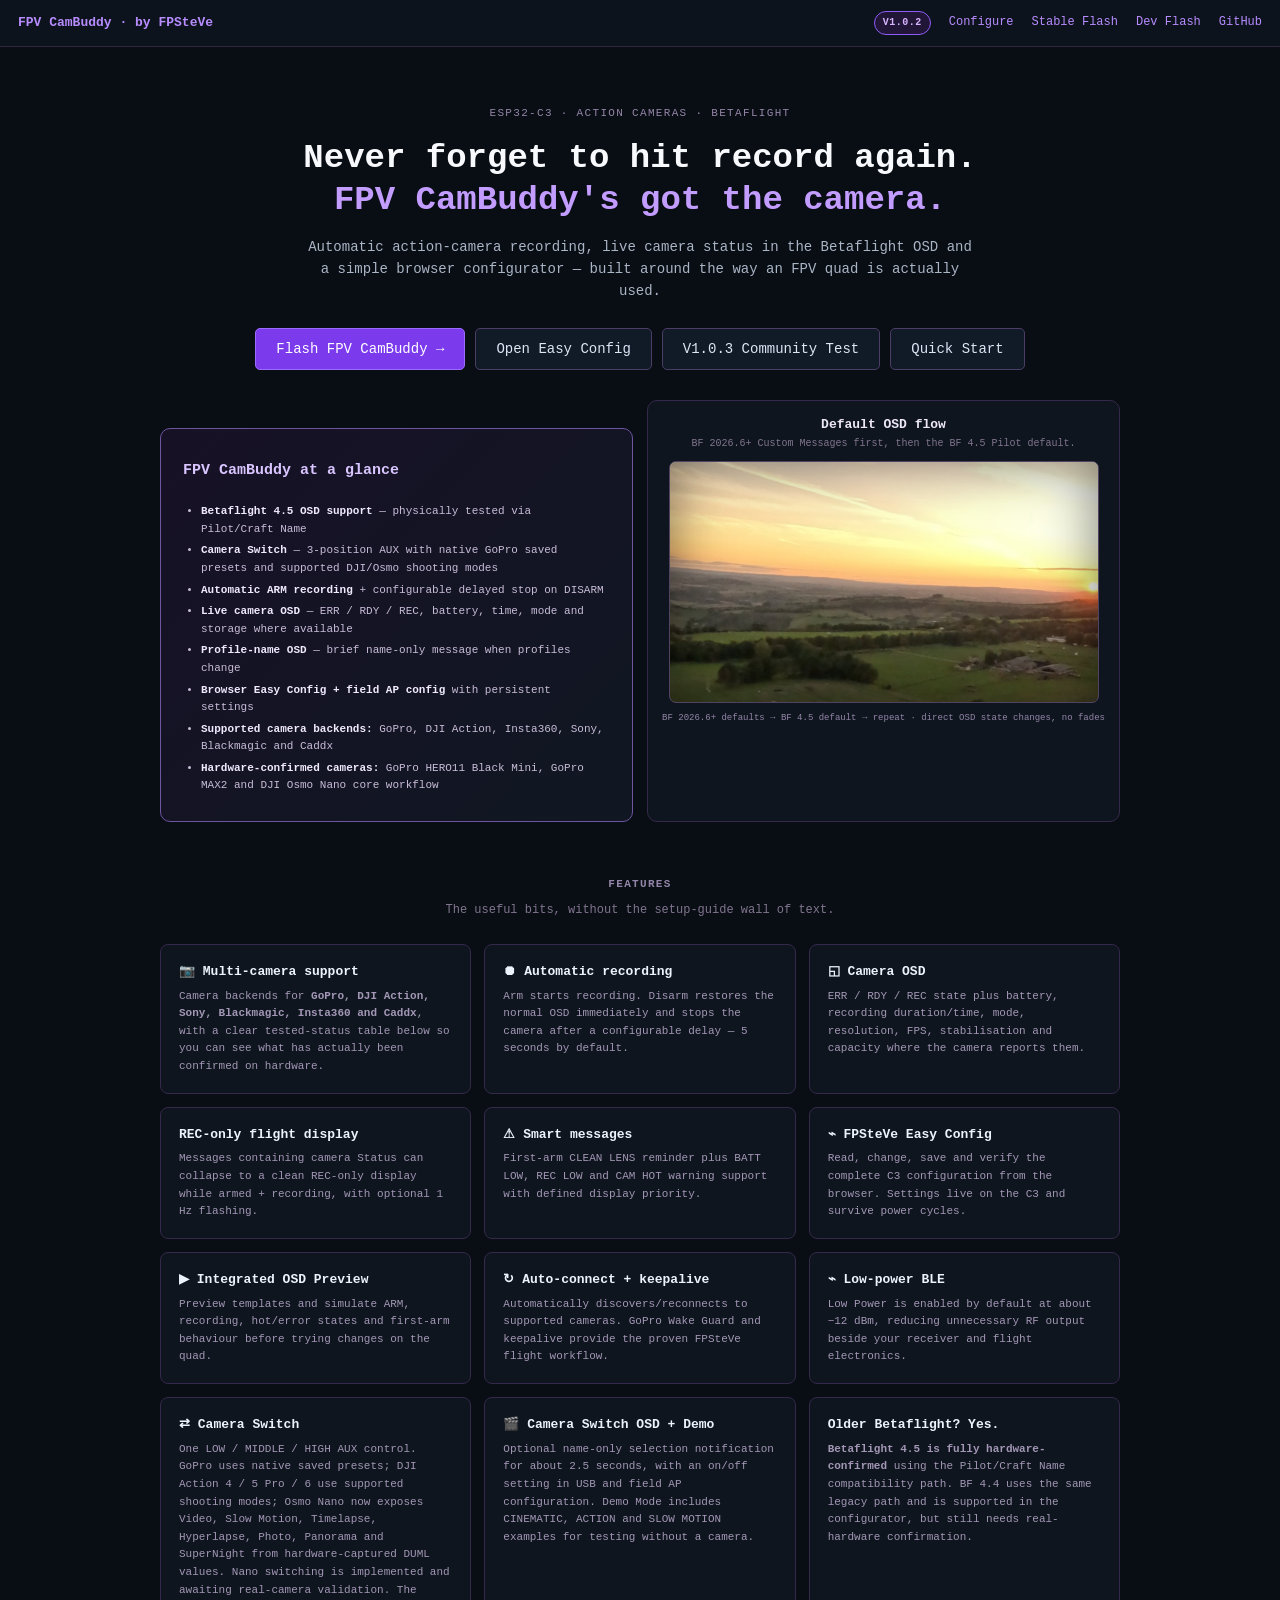
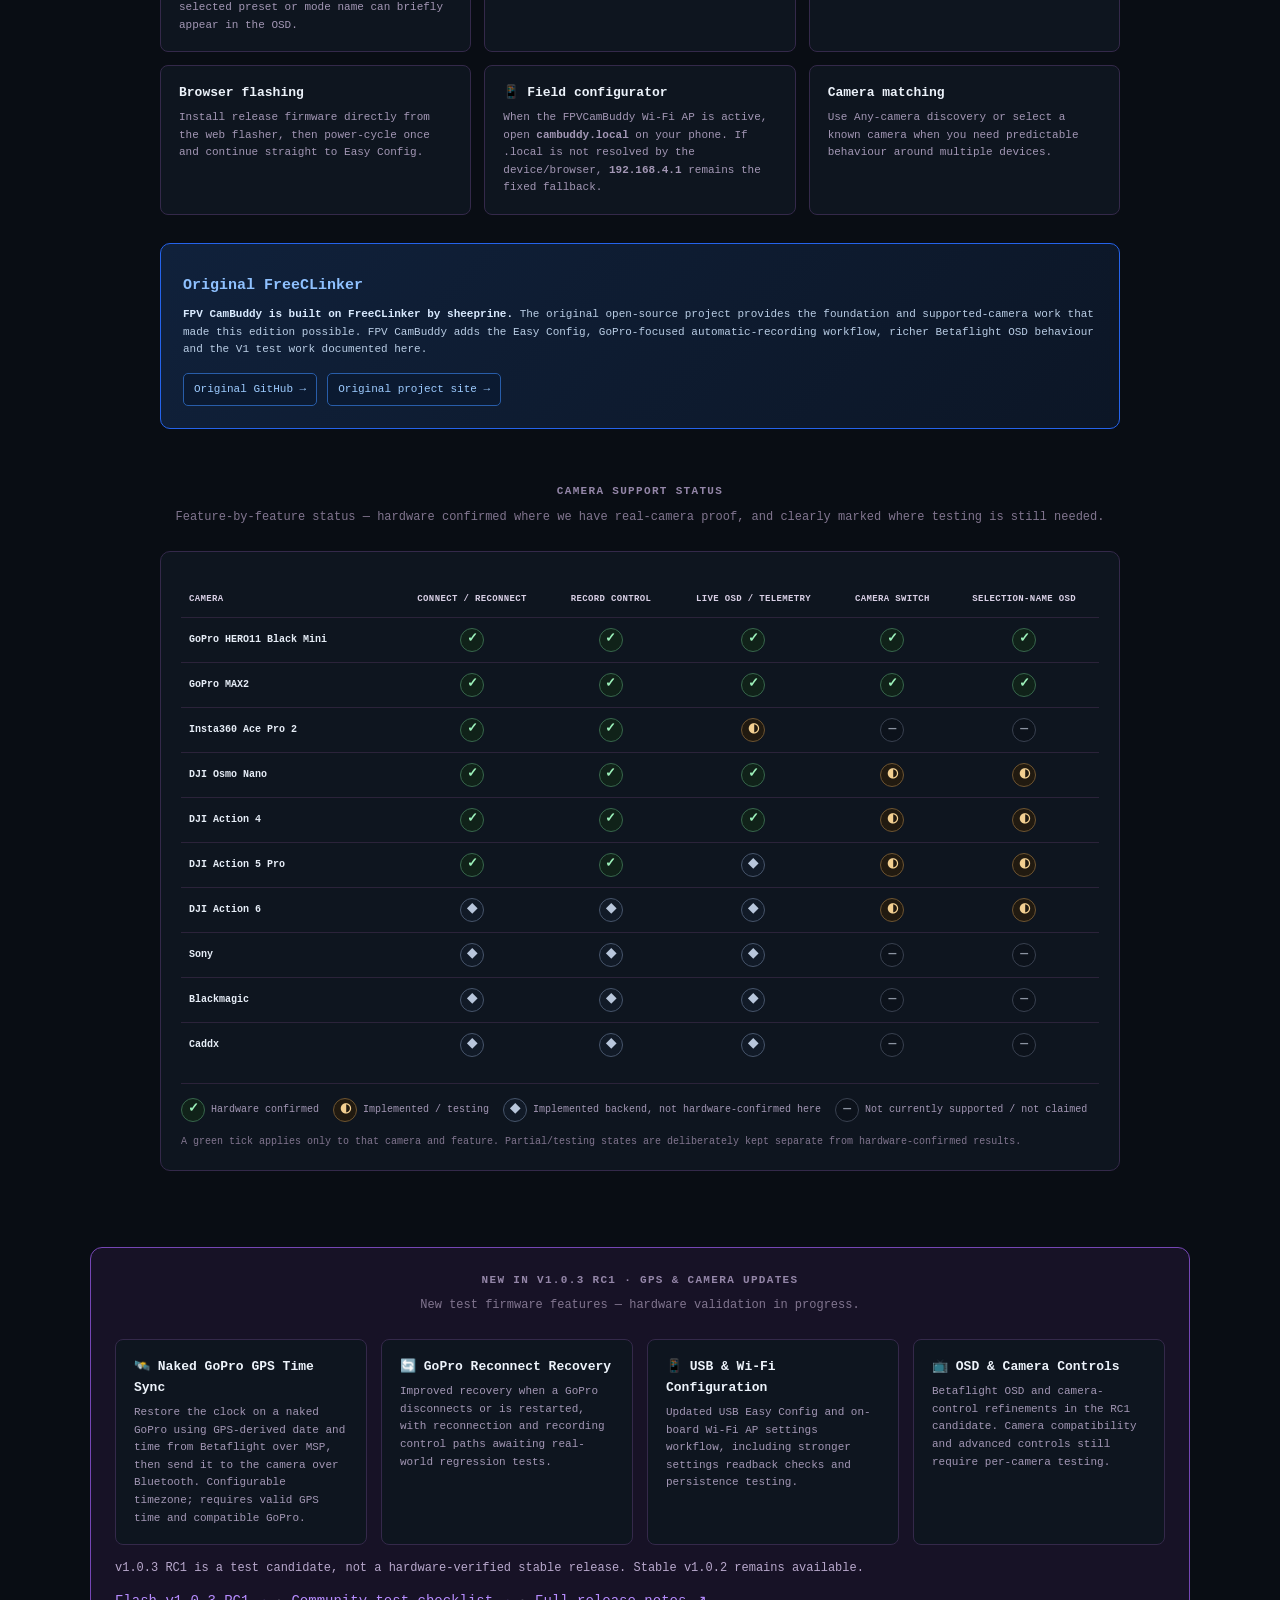
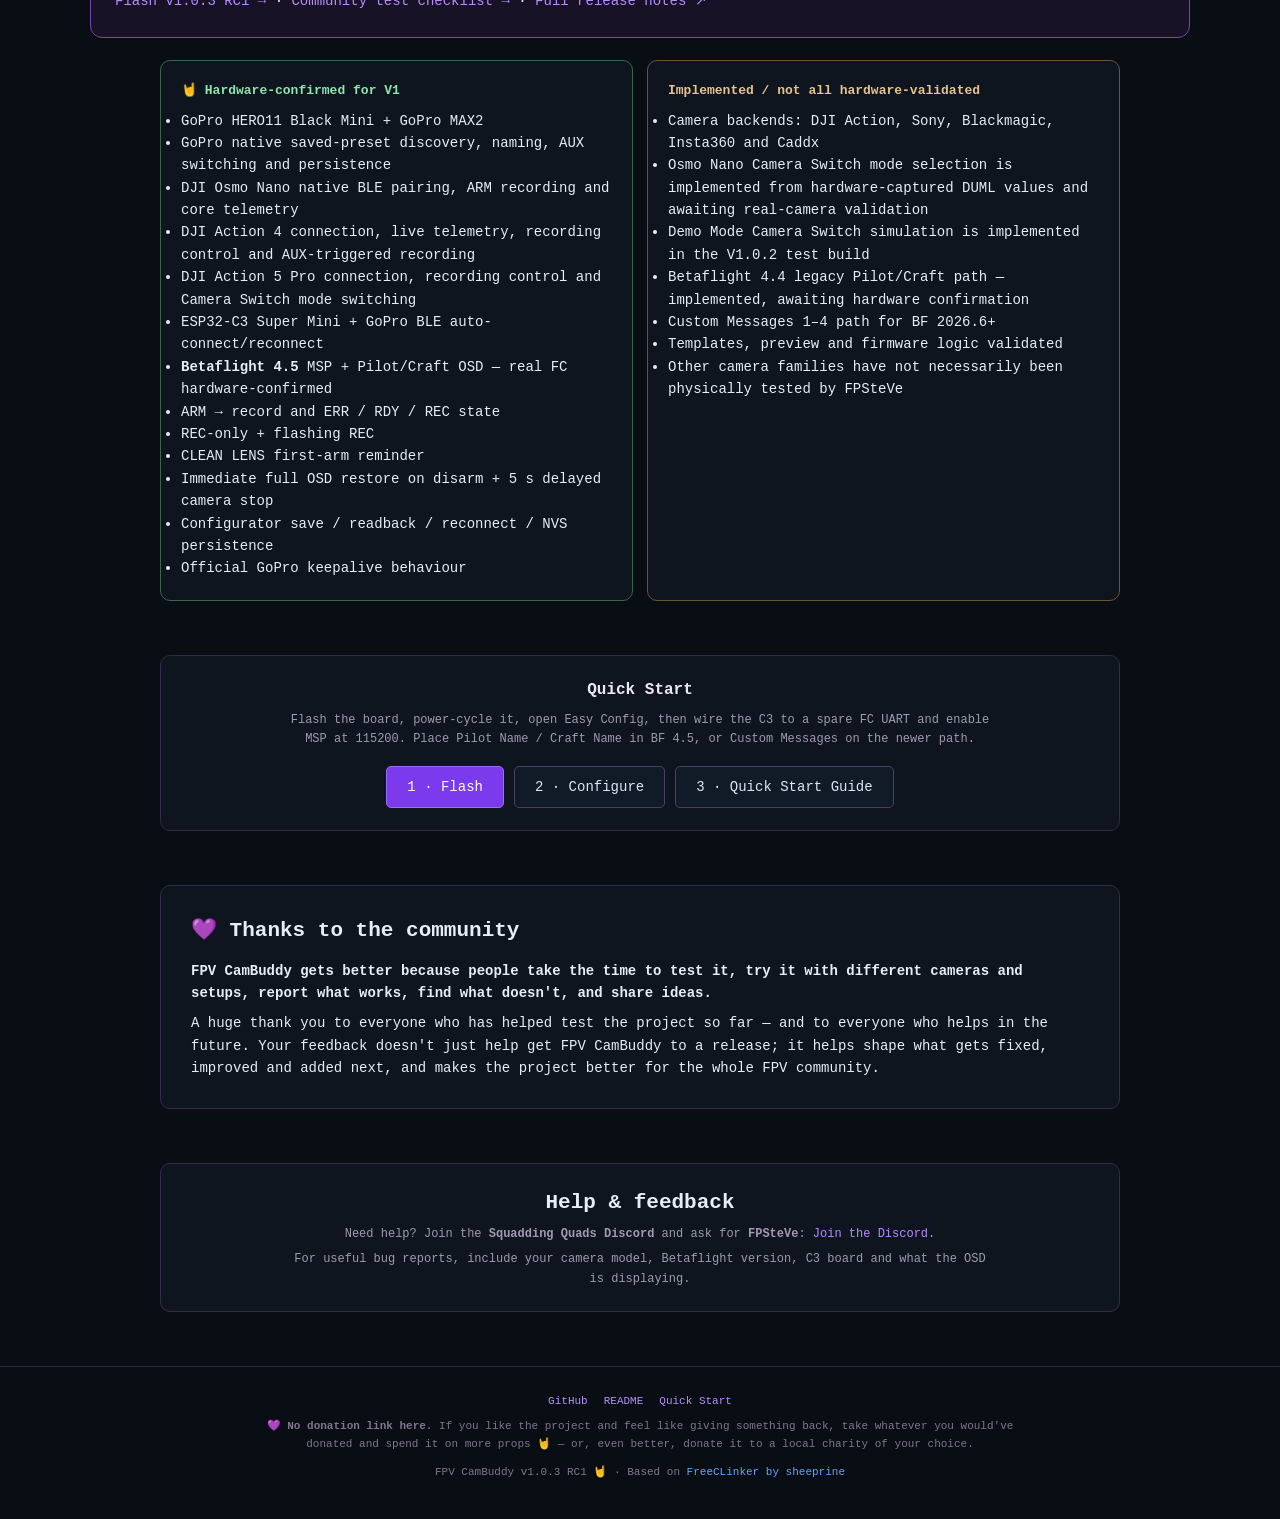
<file: web/index.html>
<!DOCTYPE html>
<html lang="en"><head><meta charset="UTF-8"><meta name="viewport" content="width=device-width,initial-scale=1.0"><title>FPV CamBuddy · by FPSteVe</title><meta name="description" content="FPV CamBuddy · by FPSteVe — automatic action-camera recording, Betaflight camera OSD and simple browser configuration for ESP32-C3."><style>
*{box-sizing:border-box;margin:0;padding:0}body{background:#090d14;color:#e6edf7;font:14px/1.6 'Courier New',monospace;min-height:100dvh}a{color:#b78cff;text-decoration:none}a:hover{text-decoration:underline}.original-link{color:#60a5fa!important}header{display:flex;align-items:center;gap:18px;padding:11px 18px;background:#0d131d;border-bottom:1px solid #302642;position:sticky;top:0;z-index:5}.brand{font-size:13px;font-weight:bold;color:#b78cff;margin-right:auto}header a{font-size:12px}.hero{max-width:820px;margin:auto;padding:58px 20px 30px;text-align:center}.kicker,.section-head h2{font-size:11px;letter-spacing:.12em;text-transform:uppercase;color:#9486a8}.hero h1{font-size:34px;line-height:1.25;margin:14px 0;color:#f7f9fc}.hero h1 span{color:#c29cff}.hero h1 .edition{font-size:33px;font-style:italic}.tagline{color:#aab5c5;max-width:670px;margin:0 auto 25px}.cta-row{display:flex;justify-content:center;gap:10px;flex-wrap:wrap}.btn{display:inline-block;padding:9px 20px;border:1px solid #4c3d67;border-radius:5px;background:#111a27;color:#dce6f5}.btn:hover{background:#201a31;text-decoration:none}.btn.primary{background:#7c3aed;border-color:#9b6cff;color:white}section{max-width:1000px;margin:auto;padding:0 20px 54px}.section-head{text-align:center;margin-bottom:24px}.section-head p{font-size:12px;color:#81758f;margin-top:7px}.panel{background:#0e151f;border:1px solid #34294a;border-radius:10px}.intro-row{display:grid;grid-template-columns:1fr 1fr;gap:14px;align-items:stretch}.credit{background:linear-gradient(135deg,#10213b,#0c1626);border:1px solid #2563eb;border-radius:10px;margin-top:28px;padding:30px 22px 22px;color:#b9cde5;font-size:11px;display:flex;flex-direction:column;justify-content:center}.credit h2{font-size:15px;color:#8fc1ff;margin-bottom:8px}.credit strong{color:#d9eaff}.credit-links{margin-top:14px;display:flex;gap:10px;flex-wrap:wrap}.credit-links a{display:inline-block;padding:7px 10px;border:1px solid #285da9;border-radius:5px;color:#9dcbff!important;background:#0b1a31}.demo-box{background:#0e151f;border:1px solid #34294a;border-radius:10px;padding:14px}.demo-title{text-align:center;margin-bottom:9px}.demo-title h2{font-size:13px;color:#eee7f8}.demo-title p{font-size:10px;color:#81758f}.osd-screen{position:relative;max-width:430px;aspect-ratio:16/9;margin:auto;overflow:hidden;border-radius:7px;border:1px solid #504260;background:#05080d url('osd-preview-bg.jpg') center/cover no-repeat;box-shadow:inset 0 0 55px #0008}.osd-label{position:absolute;left:4%;right:4%;font:700 clamp(13px,1.25vw,18px) 'Courier New',monospace;color:#fff;text-shadow:2px 2px 2px #000,-1px -1px 2px #000;white-space:pre}.pos1,.pilot{top:10%}.pos2{top:22%}.pos3{bottom:22%}.pos4{bottom:10%}.demo-state{position:absolute;inset:0;visibility:hidden;animation:demo 42s steps(1,end) infinite}.d1{animation-delay:0s}.d2{animation-delay:3s}.d3{animation-delay:6s}.d4{animation-delay:9s}.d5{animation-delay:12s}.d6{animation-delay:15s}.d7{animation-delay:18s}.d8{animation-delay:21s}.d9{animation-delay:24s}.d10{animation-delay:27s}.d11{animation-delay:30s}.d12{animation-delay:33s}.d13{animation-delay:36s}.d14{animation-delay:39s}.rec-flash{animation:blink 1s steps(1,end) infinite}.demo-note{position:absolute;left:50%;top:50%;transform:translate(-50%,-50%);padding:7px 11px;background:rgba(7,10,16,.84);border:1px solid #6d55a0;border-radius:5px;color:#c4b5fd;font-size:clamp(12px,1.35vw,14px);font-weight:700;width:max-content;max-width:82%;white-space:normal;overflow-wrap:anywhere;line-height:1.25;text-align:center}.demo-mode{position:absolute;right:3%;top:3%;padding:3px 6px;background:rgba(7,10,16,.76);border:1px solid #4c3d67;border-radius:4px;color:#c4b5fd;font-size:9px;font-weight:700}.demo-caption{text-align:center;color:#9486a8;font-size:9px;margin-top:8px}@keyframes demo{0%,7.13%{visibility:visible}7.14%,100%{visibility:hidden}}@keyframes blink{50%{visibility:hidden}}.grid{display:grid;grid-template-columns:repeat(3,1fr);gap:13px}.card{background:#0e151f;border:1px solid #34294a;border-radius:8px;padding:17px 18px}.card h3{font-size:13px;color:#edf3fb;margin-bottom:5px}.card p,.card li{font-size:11px;color:#a397b5}.card ul{padding-left:16px}.wide-grid{display:grid;grid-template-columns:1fr 1fr;gap:14px}.status{padding:20px}.status h3{font-size:13px;margin-bottom:8px}.tested{border-color:#37664c}.expected{border-color:#6d5431}.tested h3{color:#8ee5ae}.expected h3{color:#e5c38e}.support-matrix-wrap{overflow-x:auto;margin-top:10px}.support-matrix{width:100%;min-width:820px;border-collapse:collapse;font-size:10px}.support-matrix th,.support-matrix td{padding:10px 8px;border-bottom:1px solid #2b233a;text-align:center;vertical-align:middle}.support-matrix th{color:#d9d0e6;font-size:9px;text-transform:uppercase;letter-spacing:.04em;white-space:nowrap}.support-matrix th:first-child,.support-matrix td:first-child{text-align:left;min-width:170px}.support-matrix tr:last-child td{border-bottom:0}.support-mark{display:inline-flex;width:24px;height:24px;align-items:center;justify-content:center;border-radius:50%;font-weight:700;font-size:13px}.support-mark.ok{color:#9cf0ba;border:1px solid #37664c;background:#102219}.support-mark.test{color:#f2cf91;border:1px solid #6d5431;background:#211a10}.support-mark.impl{color:#b8c6db;border:1px solid #46546a;background:#111a27}.support-mark.no{color:#8b93a1;border:1px solid #394150;background:#0c121b}.support-key{display:flex;gap:14px;flex-wrap:wrap;margin-top:16px;padding-top:14px;border-top:1px solid #2b233a;color:#a397b5;font-size:10px}.support-key span{display:flex;align-items:center;gap:6px}.support-note{margin-top:12px;color:#81758f;font-size:10px}.quick-features{background:linear-gradient(135deg,#171126,#101722);border-color:#6d55a0}.quick-features h2{color:#d9c5ff}.quick-features ul{margin:8px 0 0;padding-left:18px;color:#c9bdd8;font-size:11px}.quick-features li{margin:4px 0}.quick-features strong{color:#f1eaff}.badge{display:inline-block;padding:2px 7px;border-radius:999px;font-size:9px;font-weight:bold;white-space:nowrap}.badge.ok{color:#9cf0ba;border:1px solid #37664c;background:#102219}.badge.test{color:#f2cf91;border:1px solid #6d5431;background:#211a10}.badge.impl{color:#b8c6db;border:1px solid #46546a;background:#111a27}.bf-callout{margin-top:14px;padding:22px;border:1px solid #6d55a0;border-radius:10px;background:linear-gradient(135deg,#171126,#101722);text-align:center}.bf-callout h3{color:#d9c5ff;font-size:17px;margin-bottom:7px}.bf-callout p{color:#b5a9c5;font-size:12px;max-width:800px;margin:auto}.bf-callout strong{color:#f1eaff}.quick{padding:22px;text-align:center}.quick h2{font-size:16px;margin-bottom:8px;color:#eee7f8}.quick p{max-width:720px;margin:0 auto 16px;color:#a397b5;font-size:12px}.community-thanks{padding:28px 30px}.community-thanks h2{margin-bottom:12px}.community-thanks p{margin-top:8px;max-width:900px}.help{text-align:center;padding:22px}.help p{color:#a397b5;font-size:12px;max-width:700px;margin:6px auto 0}footer{border-top:1px solid #302642;padding:26px 20px 38px;text-align:center;font-size:11px;color:#81758f}.foot-links{margin-bottom:8px;display:flex;justify-content:center;gap:16px;flex-wrap:wrap}@media(max-width:760px){header{flex-wrap:wrap}.brand{width:100%}.intro-row,.wide-grid{grid-template-columns:1fr}.grid{grid-template-columns:1fr 1fr}.osd-screen{max-width:480px}.support-table,.support-table tbody,.support-table tr,.support-table td{display:block;width:100%}.support-table thead{display:none}.support-table tr{padding:12px 0;border-bottom:1px solid #2b233a}.support-table tr:last-child{border-bottom:0}.support-table td{border:0;padding:4px 10px}.support-table td:first-child{font-size:13px;color:#edf3fb}.support-table td:nth-child(2){padding-top:2px;padding-bottom:7px}.support-table td:nth-child(3){color:#a397b5;overflow-wrap:anywhere}.panel.status{overflow:hidden}}@media(max-width:500px){.grid{grid-template-columns:1fr}.hero h1{font-size:28px}.hero h1 .edition{font-size:27px}.demo-note{max-width:88%}.support-table td{padding-left:6px;padding-right:6px}}
.version-badge{display:inline-block;padding:3px 8px;border:1px solid #8e5cf6;border-radius:999px;background:#211638;color:#d8b4fe;font-size:10px;font-weight:800;letter-spacing:.05em;white-space:nowrap}</style></head><body>
<header><span class="brand">FPV CamBuddy · by FPSteVe</span><span class="version-badge">V1.0.2</span><a href="config.html">Configure</a><a href="flash.html">Stable Flash</a><a href="dev/flash.html">Dev Flash</a><a href="https://github.com/alfonsogordon/FPV-CamBuddy" target="_blank">GitHub</a></header>
<div class="hero"><div class="kicker">ESP32-C3 · Action Cameras · Betaflight</div><h1>Never forget to hit record again.<br><span>FPV CamBuddy's got the camera.</span></h1><p class="tagline">Automatic action-camera recording, live camera status in the Betaflight OSD and a simple browser configurator — built around the way an FPV quad is actually used.</p><div class="cta-row"><a class="btn primary" href="flash.html">Flash FPV CamBuddy →</a><a class="btn" href="config.html">Open Easy Config</a><a class="btn" href="community-test.html">V1.0.3 Community Test</a><a class="btn" href="https://github.com/alfonsogordon/FPV-CamBuddy/blob/main/QUICKSTART.md" target="_blank">Quick Start</a></div></div>
<section><div class="intro-row"><div class="credit quick-features"><h2>FPV CamBuddy at a glance</h2><ul><li><strong>Betaflight 4.5 OSD support</strong> — physically tested via Pilot/Craft Name</li><li><strong>Camera Switch</strong> — 3-position AUX with native GoPro saved presets and supported DJI/Osmo shooting modes</li><li><strong>Automatic ARM recording</strong> + configurable delayed stop on DISARM</li><li><strong>Live camera OSD</strong> — ERR / RDY / REC, battery, time, mode and storage where available</li><li><strong>Profile-name OSD</strong> — brief name-only message when profiles change</li><li><strong>Browser Easy Config + field AP config</strong> with persistent settings</li><li><strong>Supported camera backends:</strong> GoPro, DJI Action, Insta360, Sony, Blackmagic and Caddx</li><li><strong>Hardware-confirmed cameras:</strong> GoPro HERO11 Black Mini, GoPro MAX2 and DJI Osmo Nano core workflow</li></ul></div><div class="demo-box"><div class="demo-title"><h2>Default OSD flow</h2><p>BF 2026.6+ Custom Messages first, then the BF 4.5 Pilot default.</p></div><div class="osd-screen">
<div class="demo-state d1"><span class="demo-mode">BF 2026.6+</span><span class="osd-label pos2">ERR</span><span class="demo-note">Camera unavailable / connecting</span></div>
<div class="demo-state d2"><span class="demo-mode">BF 2026.6+</span><span class="osd-label pos1">B:69</span><span class="osd-label pos2">RDY 00:00</span><span class="osd-label pos3">VIDEO 4K 60 HS</span><span class="osd-label pos4">T:45m 128GB</span></div>
<div class="demo-state d3"><span class="demo-mode">BF 2026.6+</span><span class="osd-label pos1">B:69</span><span class="osd-label pos2">CLEAN LENS</span><span class="osd-label pos3">VIDEO 4K 60 HS</span><span class="osd-label pos4">T:45m 128GB</span><span class="demo-note">First-arm reminder · 1 second</span></div>
<div class="demo-state d4"><span class="demo-mode">BF 2026.6+</span><span class="osd-label pos1">B:69</span><span class="osd-label pos2 rec-flash">REC</span><span class="osd-label pos3">VIDEO 4K 60 HS</span><span class="osd-label pos4">T:45m 128GB</span><span class="demo-note">ARMED + RECORDING · REC-only</span></div>
<div class="demo-state d5"><span class="demo-mode">BF 2026.6+</span><span class="osd-label pos1">B:68</span><span class="osd-label pos2">REC 00:12</span><span class="osd-label pos3">VIDEO 4K 60 HS</span><span class="osd-label pos4">T:44m 128GB</span><span class="demo-note">DISARMED · full OSD returns · camera stops after 5s</span></div>
<div class="demo-state d6"><span class="demo-mode">BF 2026.6+</span><span class="osd-label pos1">B:68</span><span class="osd-label pos2">CINEMATIC</span><span class="osd-label pos3">VIDEO 4K 60 HS</span><span class="osd-label pos4">T:44m 128GB</span><span class="demo-note">PROFILE SWITCH · name shown for 2.5s</span></div>
<div class="demo-state d13"><span class="demo-mode">BF 2026.6+</span><span class="osd-label pos1">B:68</span><span class="osd-label pos2">RDY 00:00</span><span class="osd-label pos3">VIDEO 4K 60 HS</span><span class="osd-label pos4">T:44m 128GB</span></div>
<div class="demo-state d7"><span class="demo-mode">BF 4.5</span><span class="osd-label pilot">ERR</span><span class="demo-note">Camera unavailable / connecting</span></div>
<div class="demo-state d8"><span class="demo-mode">BF 4.5</span><span class="osd-label pilot">RDY B:69 T:45m</span></div>
<div class="demo-state d9"><span class="demo-mode">BF 4.5</span><span class="osd-label pilot">CLEAN LENS</span><span class="demo-note">First-arm reminder · 1 second</span></div>
<div class="demo-state d10"><span class="demo-mode">BF 4.5</span><span class="osd-label pilot rec-flash">REC</span><span class="demo-note">ARMED + RECORDING · REC-only</span></div>
<div class="demo-state d11"><span class="demo-mode">BF 4.5</span><span class="osd-label pilot">REC B:68 T:44m</span><span class="demo-note">DISARMED · full Pilot line returns · camera stops after 5s</span></div>
<div class="demo-state d12"><span class="demo-mode">BF 4.5</span><span class="osd-label pilot">SLOW MO</span><span class="demo-note">PROFILE SWITCH · name shown for 2.5s</span></div>
<div class="demo-state d14"><span class="demo-mode">BF 4.5</span><span class="osd-label pilot">RDY B:68 T:44m</span></div>
</div><div class="demo-caption">BF 2026.6+ defaults → BF 4.5 default → repeat · direct OSD state changes, no fades</div></div></div></section>
<section><div class="section-head"><h2>Features</h2><p>The useful bits, without the setup-guide wall of text.</p></div><div class="grid">
<div class="card"><h3>📷 Multi-camera support</h3><p>Camera backends for <strong>GoPro, DJI Action, Sony, Blackmagic, Insta360 and Caddx</strong>, with a clear tested-status table below so you can see what has actually been confirmed on hardware.</p></div><div class="card"><h3>⏺ Automatic recording</h3><p>Arm starts recording. Disarm restores the normal OSD immediately and stops the camera after a configurable delay — 5 seconds by default.</p></div><div class="card"><h3>◱ Camera OSD</h3><p>ERR / RDY / REC state plus battery, recording duration/time, mode, resolution, FPS, stabilisation and capacity where the camera reports them.</p></div><div class="card"><h3>REC-only flight display</h3><p>Messages containing camera Status can collapse to a clean REC-only display while armed + recording, with optional 1 Hz flashing.</p></div><div class="card"><h3>⚠ Smart messages</h3><p>First-arm CLEAN LENS reminder plus BATT LOW, REC LOW and CAM HOT warning support with defined display priority.</p></div><div class="card"><h3>⌁ FPSteVe Easy Config</h3><p>Read, change, save and verify the complete C3 configuration from the browser. Settings live on the C3 and survive power cycles.</p></div><div class="card"><h3>▶ Integrated OSD Preview</h3><p>Preview templates and simulate ARM, recording, hot/error states and first-arm behaviour before trying changes on the quad.</p></div><div class="card"><h3>↻ Auto-connect + keepalive</h3><p>Automatically discovers/reconnects to supported cameras. GoPro Wake Guard and keepalive provide the proven FPSteVe flight workflow.</p></div><div class="card"><h3>⌁ Low-power BLE</h3><p>Low Power is enabled by default at about −12 dBm, reducing unnecessary RF output beside your receiver and flight electronics.</p></div><div class="card"><h3>⇄ Camera Switch</h3><p>One LOW / MIDDLE / HIGH AUX control. GoPro uses native saved presets; DJI Action 4 / 5 Pro / 6 use supported shooting modes; Osmo Nano now exposes Video, Slow Motion, Timelapse, Hyperlapse, Photo, Panorama and SuperNight from hardware-captured DUML values. Nano switching is implemented and awaiting real-camera validation. The selected preset or mode name can briefly appear in the OSD.</p></div><div class="card"><h3>🎬 Camera Switch OSD + Demo</h3><p>Optional name-only selection notification for about 2.5 seconds, with an on/off setting in USB and field AP configuration. Demo Mode includes CINEMATIC, ACTION and SLOW MOTION examples for testing without a camera.</p></div><div class="card"><h3>Older Betaflight? Yes.</h3><p><strong>Betaflight 4.5 is fully hardware-confirmed</strong> using the Pilot/Craft Name compatibility path. BF 4.4 uses the same legacy path and is supported in the configurator, but still needs real-hardware confirmation.</p></div><div class="card"><h3>Browser flashing</h3><p>Install release firmware directly from the web flasher, then power-cycle once and continue straight to Easy Config.</p></div><div class="card"><h3>📱 Field configurator</h3><p>When the FPVCamBuddy Wi-Fi AP is active, open <strong>cambuddy.local</strong> on your phone. If .local is not resolved by the device/browser, <strong>192.168.4.1</strong> remains the fixed fallback.</p></div><div class="card"><h3>Camera matching</h3><p>Use Any-camera discovery or select a known camera when you need predictable behaviour around multiple devices.</p></div></div>
<div class="credit"><h2>Original FreeCLinker</h2><p><strong>FPV CamBuddy is built on FreeCLinker by sheeprine.</strong> The original open-source project provides the foundation and supported-camera work that made this edition possible. FPV CamBuddy adds the Easy Config, GoPro-focused automatic-recording workflow, richer Betaflight OSD behaviour and the V1 test work documented here.</p><div class="credit-links"><a class="original-link" href="https://github.com/sheeprine/freeclinker" target="_blank">Original GitHub →</a><a class="original-link" href="https://sheeprine.github.io/freeclinker/" target="_blank">Original project site →</a></div></div>
</section>
<section><div class="section-head"><h2>Camera support status</h2><p>Feature-by-feature status — hardware confirmed where we have real-camera proof, and clearly marked where testing is still needed.</p></div><div class="panel status"><div class="support-matrix-wrap"><table class="support-matrix"><thead><tr><th>Camera</th><th>Connect / reconnect</th><th>Record control</th><th>Live OSD / telemetry</th><th>Camera Switch</th><th>Selection-name OSD</th></tr></thead><tbody>
<tr><td><strong>GoPro HERO11 Black Mini</strong></td><td><span class="support-mark ok" title="Hardware confirmed">✓</span></td><td><span class="support-mark ok" title="Hardware confirmed">✓</span></td><td><span class="support-mark ok" title="Hardware confirmed">✓</span></td><td><span class="support-mark ok" title="Hardware confirmed">✓</span></td><td><span class="support-mark ok" title="Hardware confirmed">✓</span></td></tr>
<tr><td><strong>GoPro MAX2</strong></td><td><span class="support-mark ok" title="Hardware confirmed">✓</span></td><td><span class="support-mark ok" title="Hardware confirmed">✓</span></td><td><span class="support-mark ok" title="Hardware confirmed">✓</span></td><td><span class="support-mark ok" title="Hardware confirmed">✓</span></td><td><span class="support-mark ok" title="Hardware confirmed">✓</span></td></tr>
<tr><td><strong>Insta360 Ace Pro 2</strong></td><td><span class="support-mark ok" title="Hardware confirmed">✓</span></td><td><span class="support-mark ok" title="Hardware confirmed">✓</span></td><td><span class="support-mark test" title="Richer telemetry still needs validation">◐</span></td><td><span class="support-mark no" title="Camera Switch not currently implemented">—</span></td><td><span class="support-mark no" title="Selection-name OSD not currently implemented">—</span></td></tr>
<tr><td><strong>DJI Osmo Nano</strong></td><td><span class="support-mark ok" title="Hardware confirmed">✓</span></td><td><span class="support-mark ok" title="Hardware confirmed">✓</span></td><td><span class="support-mark ok" title="Core telemetry hardware confirmed">✓</span></td><td><span class="support-mark test" title="Implemented; awaiting real-camera validation">◐</span></td><td><span class="support-mark test" title="Implemented; awaiting Camera Switch hardware validation">◐</span></td></tr>
<tr><td><strong>DJI Action 4</strong></td><td><span class="support-mark ok" title="Hardware confirmed">✓</span></td><td><span class="support-mark ok" title="Hardware confirmed">✓</span></td><td><span class="support-mark ok" title="Hardware confirmed">✓</span></td><td><span class="support-mark test" title="Supported shooting modes exposed; hardware validation wanted">◐</span></td><td><span class="support-mark test" title="Awaiting hardware validation">◐</span></td></tr><tr><td><strong>DJI Action 5 Pro</strong></td><td><span class="support-mark ok" title="Hardware confirmed">✓</span></td><td><span class="support-mark ok" title="Hardware confirmed">✓</span></td><td><span class="support-mark impl" title="Not hardware-confirmed here">◆</span></td><td><span class="support-mark test" title="Mode switching works on hardware; Slow Motion ID fix awaiting retest">◐</span></td><td><span class="support-mark test" title="Awaiting hardware validation">◐</span></td></tr><tr><td><strong>DJI Action 6</strong></td><td><span class="support-mark impl" title="Implemented backend">◆</span></td><td><span class="support-mark impl" title="Implemented backend">◆</span></td><td><span class="support-mark impl" title="Implemented backend">◆</span></td><td><span class="support-mark test" title="Supported shooting modes exposed; hardware validation wanted">◐</span></td><td><span class="support-mark test" title="Awaiting hardware validation">◐</span></td></tr>
<tr><td><strong>Sony</strong></td><td><span class="support-mark impl" title="Implemented backend">◆</span></td><td><span class="support-mark impl" title="Implemented backend">◆</span></td><td><span class="support-mark impl" title="Implemented backend">◆</span></td><td><span class="support-mark no" title="No Camera Switch support claimed">—</span></td><td><span class="support-mark no" title="No Camera Switch support claimed">—</span></td></tr>
<tr><td><strong>Blackmagic</strong></td><td><span class="support-mark impl" title="Implemented backend">◆</span></td><td><span class="support-mark impl" title="Implemented backend">◆</span></td><td><span class="support-mark impl" title="Implemented backend">◆</span></td><td><span class="support-mark no" title="No Camera Switch support claimed">—</span></td><td><span class="support-mark no" title="No Camera Switch support claimed">—</span></td></tr>
<tr><td><strong>Caddx</strong></td><td><span class="support-mark impl" title="Implemented backend">◆</span></td><td><span class="support-mark impl" title="Implemented backend">◆</span></td><td><span class="support-mark impl" title="Implemented backend">◆</span></td><td><span class="support-mark no" title="No Camera Switch support claimed">—</span></td><td><span class="support-mark no" title="No Camera Switch support claimed">—</span></td></tr>
</tbody></table></div><div class="support-key"><span><b class="support-mark ok">✓</b> Hardware confirmed</span><span><b class="support-mark test">◐</b> Implemented / testing</span><span><b class="support-mark impl">◆</b> Implemented backend, not hardware-confirmed here</span><span><b class="support-mark no">—</b> Not currently supported / not claimed</span></div><p class="support-note">A green tick applies only to that camera and feature. Partial/testing states are deliberately kept separate from hardware-confirmed results.</p></div></section>
<section id="v103-features" style="max-width:1100px;margin:22px auto;padding:24px;border:1px solid #7546b4;border-radius:12px;background:#171226"><div class="section-head"><h2>NEW IN v1.0.3 RC1 · GPS & CAMERA UPDATES</h2><p>New test firmware features — hardware validation in progress.</p></div><div class="grid" style="grid-template-columns:repeat(auto-fit,minmax(220px,1fr));gap:14px"><div class="card"><h3>🛰️ Naked GoPro GPS Time Sync</h3><p>Restore the clock on a naked GoPro using GPS-derived date and time from Betaflight over MSP, then send it to the camera over Bluetooth. Configurable timezone; requires valid GPS time and compatible GoPro.</p></div><div class="card"><h3>🔄 GoPro Reconnect Recovery</h3><p>Improved recovery when a GoPro disconnects or is restarted, with reconnection and recording control paths awaiting real-world regression tests.</p></div><div class="card"><h3>📱 USB & Wi-Fi Configuration</h3><p>Updated USB Easy Config and on-board Wi-Fi AP settings workflow, including stronger settings readback checks and persistence testing.</p></div><div class="card"><h3>📺 OSD & Camera Controls</h3><p>Betaflight OSD and camera-control refinements in the RC1 candidate. Camera compatibility and advanced controls still require per-camera testing.</p></div></div><p style="margin-top:14px;font-size:12px;color:#b8a8cc">v1.0.3 RC1 is a test candidate, not a hardware-verified stable release. Stable v1.0.2 remains available.</p><p style="margin-top:12px"><a href="flash.html">Flash v1.0.3 RC1 →</a> · <a href="community-test.html">Community test checklist →</a> · <a href="https://github.com/alfonsogordon/FPV-CamBuddy/blob/v1.0.3-rc1/RC1_RELEASE_NOTES.md">Full release notes ↗</a></p></section><section><div class="wide-grid"><div class="panel status tested"><h3>🤘 Hardware-confirmed for V1</h3><ul><li>GoPro HERO11 Black Mini + GoPro MAX2</li><li>GoPro native saved-preset discovery, naming, AUX switching and persistence</li><li>DJI Osmo Nano native BLE pairing, ARM recording and core telemetry</li><li>DJI Action 4 connection, live telemetry, recording control and AUX-triggered recording</li><li>DJI Action 5 Pro connection, recording control and Camera Switch mode switching</li><li>ESP32-C3 Super Mini + GoPro BLE auto-connect/reconnect</li><li><strong>Betaflight 4.5</strong> MSP + Pilot/Craft OSD — real FC hardware-confirmed</li><li>ARM → record and ERR / RDY / REC state</li><li>REC-only + flashing REC</li><li>CLEAN LENS first-arm reminder</li><li>Immediate full OSD restore on disarm + 5 s delayed camera stop</li><li>Configurator save / readback / reconnect / NVS persistence</li><li>Official GoPro keepalive behaviour</li></ul></div><div class="panel status expected"><h3>Implemented / not all hardware-validated</h3><ul><li>Camera backends: DJI Action, Sony, Blackmagic, Insta360 and Caddx</li><li>Osmo Nano Camera Switch mode selection is implemented from hardware-captured DUML values and awaiting real-camera validation</li><li>Demo Mode Camera Switch simulation is implemented in the V1.0.2 test build</li><li>Betaflight 4.4 legacy Pilot/Craft path — implemented, awaiting hardware confirmation</li><li>Custom Messages 1–4 path for BF 2026.6+</li><li>Templates, preview and firmware logic validated</li><li>Other camera families have not necessarily been physically tested by FPSteVe</li></ul></div></div></section>
<section><div class="panel quick"><h2>Quick Start</h2><p>Flash the board, power-cycle it, open Easy Config, then wire the C3 to a spare FC UART and enable MSP at 115200. Place Pilot Name / Craft Name in BF 4.5, or Custom Messages on the newer path.</p><div class="cta-row"><a class="btn primary" href="flash.html">1 · Flash</a><a class="btn" href="config.html">2 · Configure</a><a class="btn" href="https://github.com/alfonsogordon/FPV-CamBuddy/blob/main/QUICKSTART.md" target="_blank">3 · Quick Start Guide</a></div></div></section>
<section><div class="panel community-thanks"><h2>💜 Thanks to the community</h2><p><strong>FPV CamBuddy gets better because people take the time to test it, try it with different cameras and setups, report what works, find what doesn't, and share ideas.</strong></p><p>A huge thank you to everyone who has helped test the project so far — and to everyone who helps in the future. Your feedback doesn't just help get FPV CamBuddy to a release; it helps shape what gets fixed, improved and added next, and makes the project better for the whole FPV community.</p></div></section>
<section><div class="panel help"><h2>Help & feedback</h2><p>Need help? Join the <strong>Squadding Quads Discord</strong> and ask for <strong>FPSteVe</strong>: <a href="https://discord.gg/eE6DkgEnjU" target="_blank">Join the Discord</a>.</p><p>For useful bug reports, include your camera model, Betaflight version, C3 board and what the OSD is displaying.</p></div></section>
<footer><div class="foot-links"><a href="https://github.com/alfonsogordon/FPV-CamBuddy" target="_blank">GitHub</a><a href="https://github.com/alfonsogordon/FPV-CamBuddy/blob/main/README.md" target="_blank">README</a><a href="https://github.com/alfonsogordon/FPV-CamBuddy/blob/main/QUICKSTART.md" target="_blank">Quick Start</a></div><p style="max-width:760px;margin:0 auto 10px">💜 <strong>No donation link here.</strong> If you like the project and feel like giving something back, take whatever you would've donated and spend it on more props 🤘 — or, even better, donate it to a local charity of your choice.</p><p>FPV CamBuddy v1.0.3 RC1 🤘 · Based on <a class="original-link" href="https://github.com/sheeprine/freeclinker" target="_blank">FreeCLinker by sheeprine</a></p></footer>
</body></html>
</file>
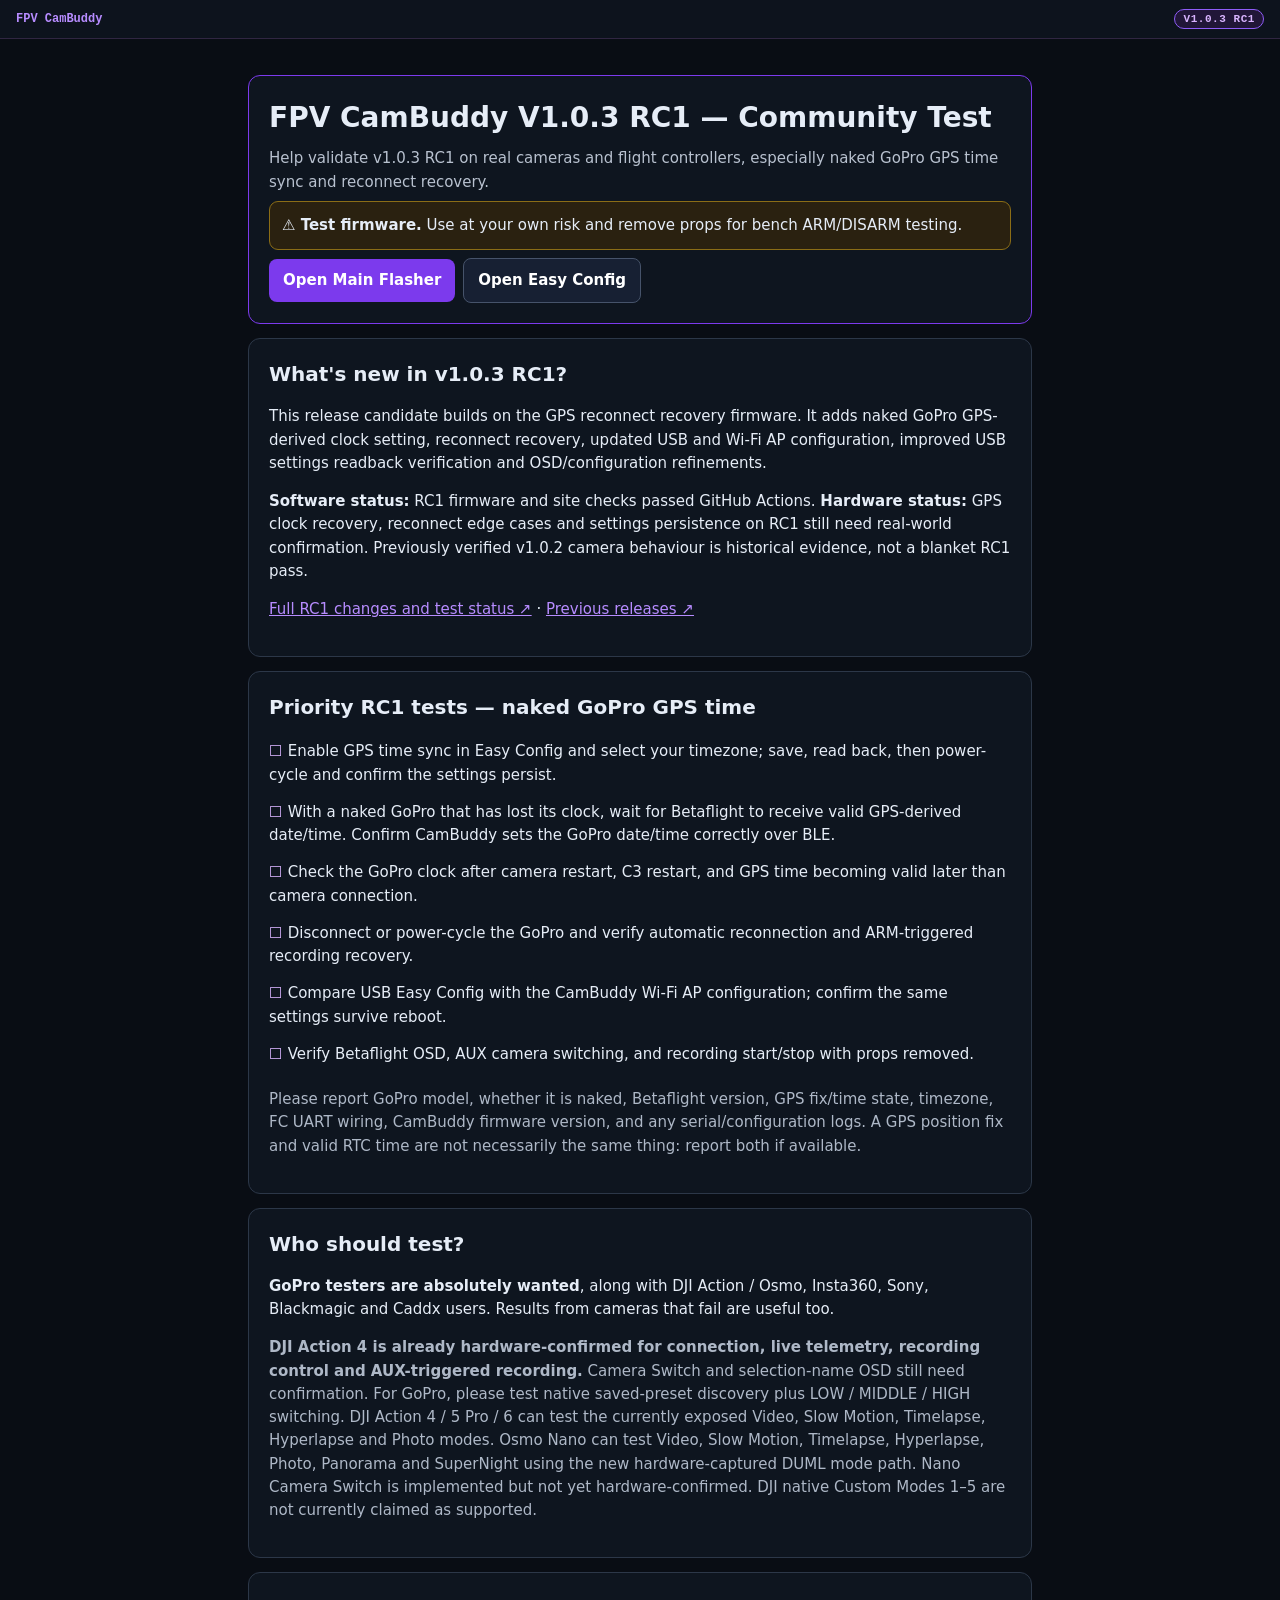
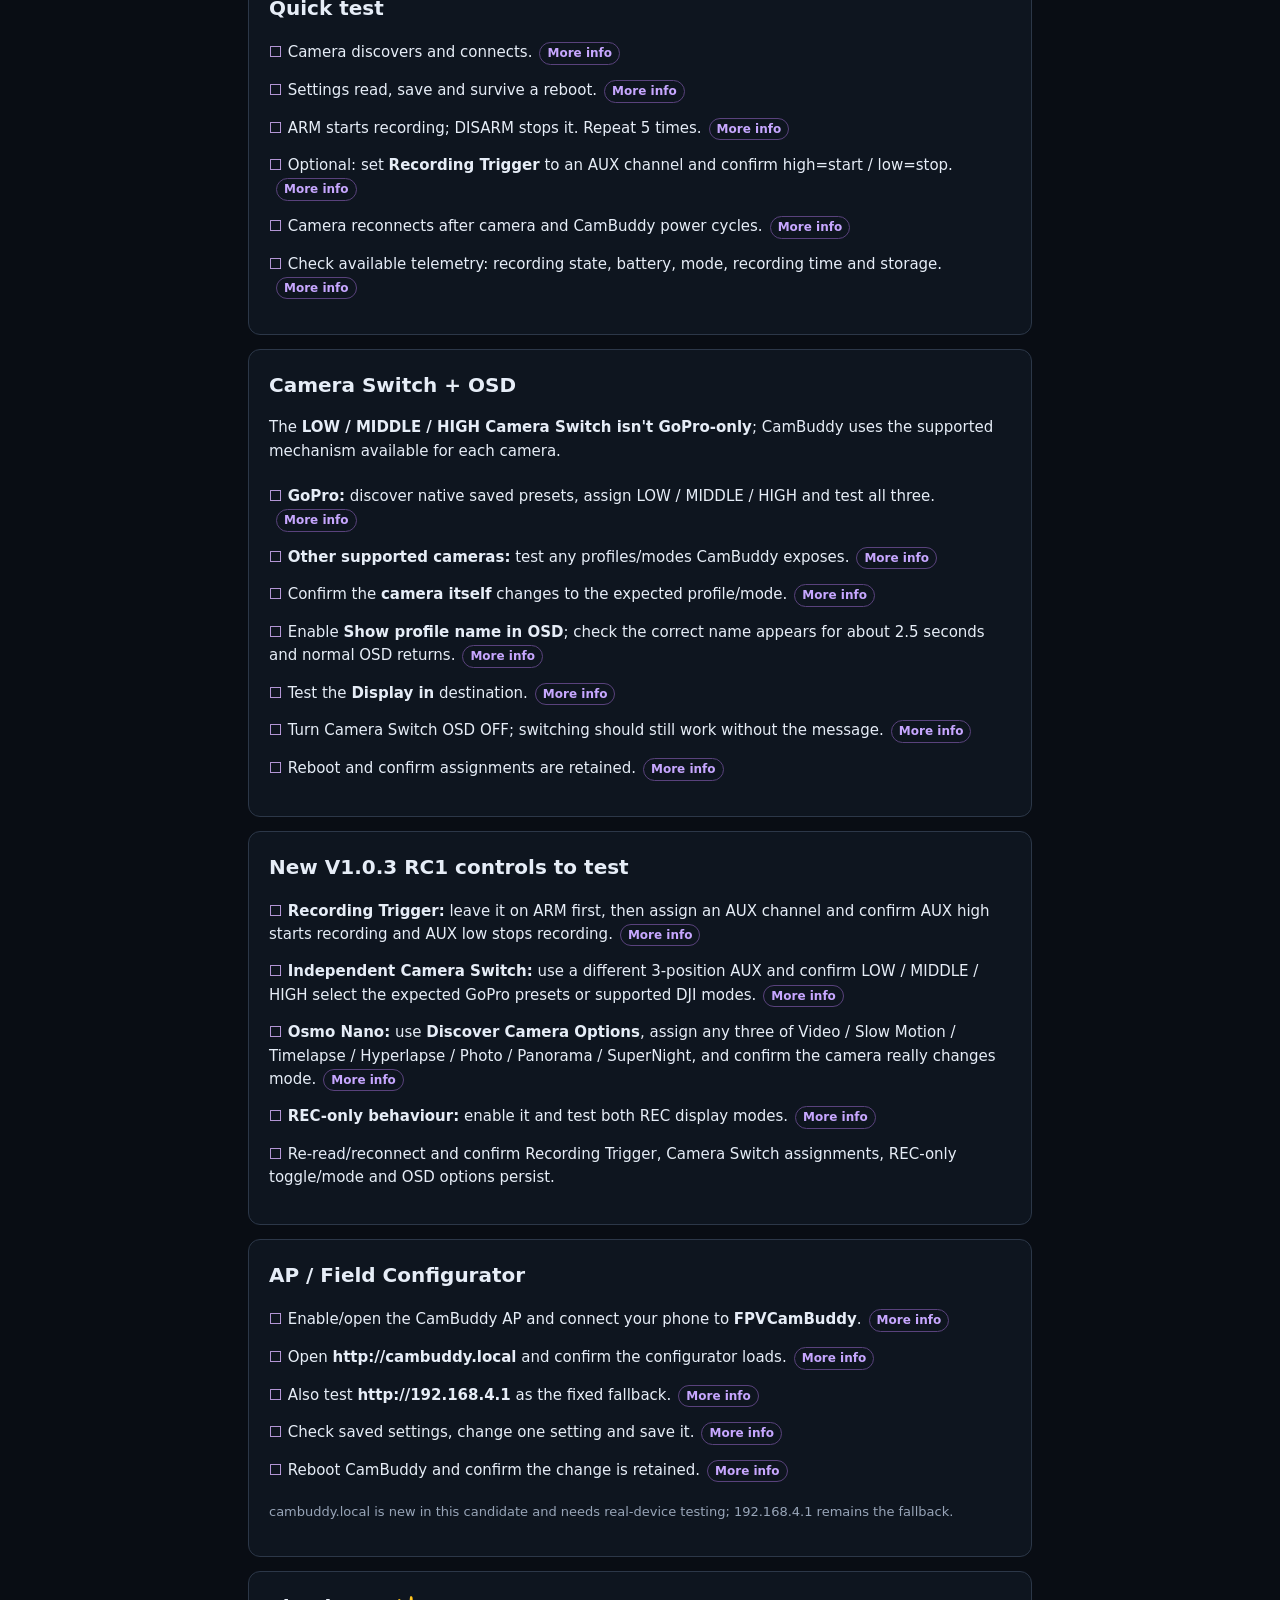
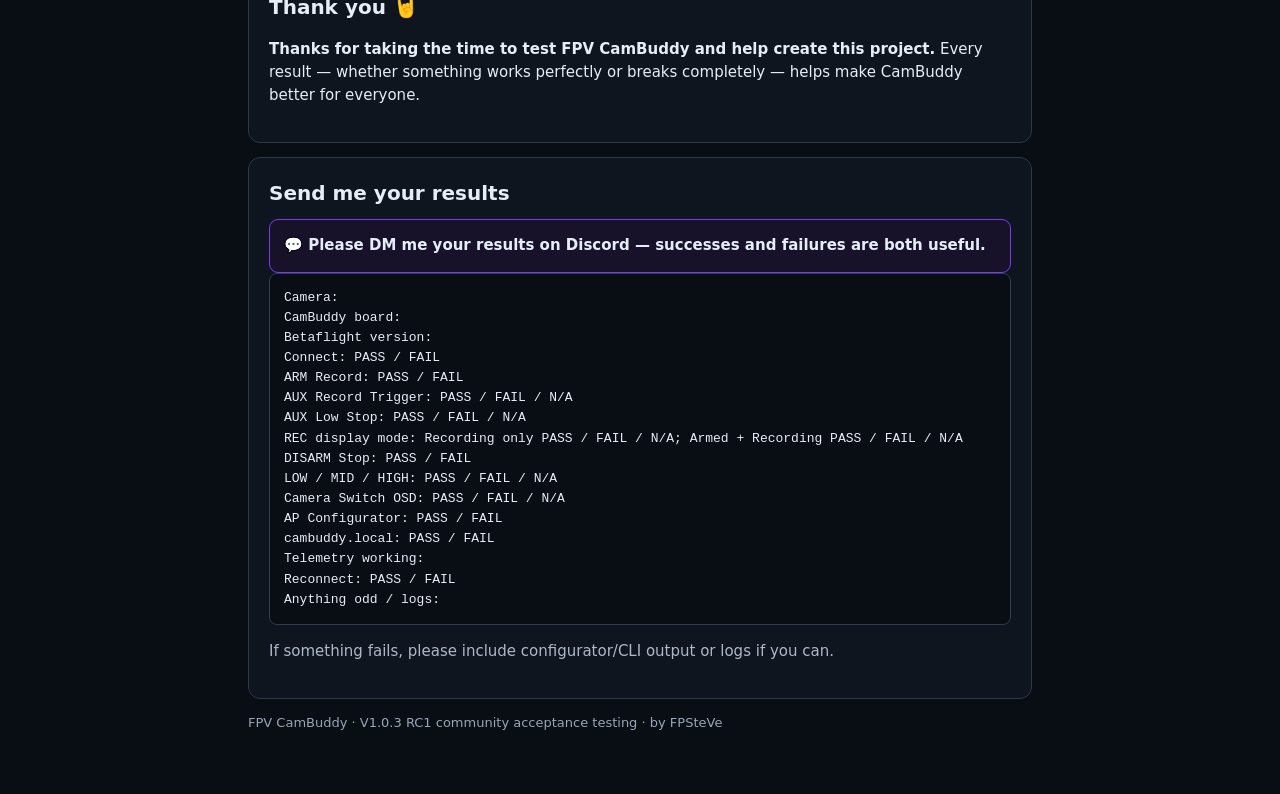
<file: web/community-test.html>
<!doctype html>
<html lang="en"><head><meta charset="utf-8"><meta name="viewport" content="width=device-width,initial-scale=1">
<title>FPV CamBuddy V1.0.3 RC1 Community Test</title>
<style>
*{box-sizing:border-box}body{margin:0;background:#090d14;color:#e6edf7;font:15px/1.55 system-ui,-apple-system,Segoe UI,sans-serif}.wrap{max-width:820px;margin:auto;padding:22px 18px 48px}a{color:#b78cff}.hero,.card{background:#0e151f;border:1px solid #2c3748;border-radius:12px;padding:20px;margin:14px 0}.hero{border-color:#7c3aed}.hero h1{margin:0 0 8px;font-size:28px}.hero p{margin:7px 0;color:#b8c1cf}.warn{background:#2a2110;border:1px solid #8b6d16;border-radius:9px;padding:12px}.btn{display:inline-block;margin:8px 8px 0 0;padding:10px 14px;border-radius:8px;background:#7c3aed;color:#fff;text-decoration:none;font-weight:700}.btn.alt{background:#172033;border:1px solid #46536a}h2{font-size:20px;margin:0 0 10px}h3{font-size:16px;margin:18px 0 7px}.checks{list-style:none;padding:0;margin:8px 0}.checks li{padding:7px 0}.checks li:before{content:"☐ ";color:#d8b4fe;font-weight:700}.more{display:inline-block;margin-left:7px}.more summary{display:inline-block;cursor:pointer;color:#c7a7ff;font-size:12px;font-weight:700;border:1px solid #59427c;border-radius:999px;padding:1px 7px;list-style:none}.more summary::-webkit-details-marker{display:none}.more[open] summary{background:#211631}.more div{margin:7px 0 2px;padding:9px 11px;background:#0a1019;border-left:2px solid #7c3aed;border-radius:5px;color:#aeb8c7;font-size:13px}.note{color:#aeb8c7}.report{white-space:pre-wrap;background:#090d14;border:1px solid #303c50;border-radius:8px;padding:14px;font-family:ui-monospace,monospace;font-size:13px}.dm{background:#17112a;border:1px solid #7c3aed;border-radius:9px;padding:14px;font-weight:700}.small{font-size:13px;color:#98a5b8}.version-strip{position:sticky;top:0;z-index:50;display:flex;justify-content:space-between;align-items:center;padding:9px 16px;background:#0d131d;border-bottom:1px solid #302642;font:700 12px 'Courier New',monospace}.version-strip a{color:#b78cff;text-decoration:none}.version-badge{display:inline-block;padding:3px 8px;border:1px solid #8e5cf6;border-radius:999px;background:#211638;color:#d8b4fe;font-size:11px;font-weight:800;letter-spacing:.05em}</style></head>
<body><div class="version-strip"><a href="index.html">FPV CamBuddy</a><span class="version-badge">V1.0.3 RC1</span></div><main class="wrap">
<section class="hero"><h1>FPV CamBuddy V1.0.3 RC1 — Community Test</h1>
<p>Help validate v1.0.3 RC1 on real cameras and flight controllers, especially naked GoPro GPS time sync and reconnect recovery.</p>
<div class="warn"><strong>⚠ Test firmware.</strong> Use at your own risk and remove props for bench ARM/DISARM testing.</div>
<a class="btn" href="flash.html">Open Main Flasher</a><a class="btn alt" href="config.html">Open Easy Config</a></section>

<section class="card" id="rc1-new"><h2>What's new in v1.0.3 RC1?</h2><p>This release candidate builds on the GPS reconnect recovery firmware. It adds naked GoPro GPS-derived clock setting, reconnect recovery, updated USB and Wi-Fi AP configuration, improved USB settings readback verification and OSD/configuration refinements.</p><p><strong>Software status:</strong> RC1 firmware and site checks passed GitHub Actions. <strong>Hardware status:</strong> GPS clock recovery, reconnect edge cases and settings persistence on RC1 still need real-world confirmation. Previously verified v1.0.2 camera behaviour is historical evidence, not a blanket RC1 pass.</p><p><a href="https://github.com/alfonsogordon/FPV-CamBuddy/blob/v1.0.3-rc1/RC1_RELEASE_NOTES.md">Full RC1 changes and test status ↗</a> · <a href="https://github.com/alfonsogordon/FPV-CamBuddy/releases">Previous releases ↗</a></p></section>
<section class="card" id="rc1-gps-tests"><h2>Priority RC1 tests — naked GoPro GPS time</h2><ul class="checks"><li>Enable GPS time sync in Easy Config and select your timezone; save, read back, then power-cycle and confirm the settings persist.</li><li>With a naked GoPro that has lost its clock, wait for Betaflight to receive valid GPS-derived date/time. Confirm CamBuddy sets the GoPro date/time correctly over BLE.</li><li>Check the GoPro clock after camera restart, C3 restart, and GPS time becoming valid later than camera connection.</li><li>Disconnect or power-cycle the GoPro and verify automatic reconnection and ARM-triggered recording recovery.</li><li>Compare USB Easy Config with the CamBuddy Wi-Fi AP configuration; confirm the same settings survive reboot.</li><li>Verify Betaflight OSD, AUX camera switching, and recording start/stop with props removed.</li></ul><p class="note">Please report GoPro model, whether it is naked, Betaflight version, GPS fix/time state, timezone, FC UART wiring, CamBuddy firmware version, and any serial/configuration logs. A GPS position fix and valid RTC time are not necessarily the same thing: report both if available.</p></section>
<section class="card"><h2>Who should test?</h2>
<p><strong>GoPro testers are absolutely wanted</strong>, along with DJI Action / Osmo, Insta360, Sony, Blackmagic and Caddx users. Results from cameras that fail are useful too.</p>
<p class="note"><strong>DJI Action 4 is already hardware-confirmed for connection, live telemetry, recording control and AUX-triggered recording.</strong> Camera Switch and selection-name OSD still need confirmation. For GoPro, please test native saved-preset discovery plus LOW / MIDDLE / HIGH switching. DJI Action 4 / 5 Pro / 6 can test the currently exposed Video, Slow Motion, Timelapse, Hyperlapse and Photo modes. Osmo Nano can test Video, Slow Motion, Timelapse, Hyperlapse, Photo, Panorama and SuperNight using the new hardware-captured DUML mode path. Nano Camera Switch is implemented but not yet hardware-confirmed. DJI native Custom Modes 1–5 are not currently claimed as supported.</p></section>

<section class="card"><h2>Quick test</h2><ul class="checks">
<li>Camera discovers and connects.<details class="more"><summary>More info</summary><div><strong>Where:</strong> Open <strong>Easy Config → Recording Control</strong> and select the correct Camera type. Connect the camera as you normally would, then let CamBuddy scan.<br><strong>What should happen:</strong> CamBuddy should find the camera, connect and stay connected without you repeatedly restarting either device. If Camera matching is set to a specific/last camera, it should reconnect to that camera rather than another nearby one.<br><strong>Report:</strong> how long connection took and whether it disconnected, found the wrong camera or needed manual intervention.</div></details></li><li>Settings read, save and survive a reboot.<details class="more"><summary>More info</summary><div><strong>Where:</strong> Use the main <strong>Easy Config</strong> page. Connect CamBuddy, let the page read the board, then change an easy-to-recognise setting such as <strong>Stop recording on disarm</strong> or the disarm delay.<br><strong>What should happen:</strong> Save/apply the settings, power CamBuddy off and back on, reconnect to Easy Config and read the board again. Your changed value should still be selected.<br><strong>Report:</strong> anything that resets, changes by itself or does not match what you saved.</div></details></li>
<li>ARM starts recording; DISARM stops it. Repeat 5 times.<details class="more"><summary>More info</summary><div><strong>Default:</strong> Recording Trigger is ARM. You can also test <strong>Easy Config → AUX Switches → Recording Trigger</strong> with an AUX channel: high should start recording and low should stop it using the configured stop delay.</div></details></li><li>Optional: set <strong>Recording Trigger</strong> to an AUX channel and confirm high=start / low=stop.<details class="more"><summary>More info</summary><div><strong>Before testing:</strong> <strong>REMOVE THE PROPS.</strong><br><strong>Where:</strong> In <strong>Easy Config → Recording Control</strong>, make sure automatic recording is configured and <strong>Stop recording on disarm</strong> is enabled if you want the stop test. The disarm delay controls how long CamBuddy waits before stopping.<br><strong>What should happen:</strong> ARM the quad → the camera should begin recording. DISARM → the normal OSD should return immediately and the camera should stop after the configured delay. Repeat 5 times.<br><strong>Report:</strong> any missed start/stop, double trigger or noticeably wrong delay.</div></details></li>
<li>Camera reconnects after camera and CamBuddy power cycles.<details class="more"><summary>More info</summary><div><strong>How:</strong> With a previously working connection, first restart only the camera and wait for CamBuddy to reconnect. Then power-cycle CamBuddy/the quad and check again.<br><strong>What should happen:</strong> It should reconnect automatically using the saved camera settings; you should not have to set the camera up again.<br><strong>Report:</strong> which reboot caused trouble, whether it eventually recovered, and roughly how long it took.</div></details></li>
<li>Check available telemetry: recording state, battery, mode, recording time and storage.<details class="more"><summary>More info</summary><div><strong>Where:</strong> Look at the camera information shown in <strong>Easy Config</strong> and, if configured, the camera information in the Betaflight OSD.<br><strong>What to check:</strong> recording state, battery %, camera mode, recording time and storage/remaining time where your camera provides them.<br><strong>What should happen:</strong> values should update to match the real camera. Not every camera supports every field, so a blank unsupported field is not automatically a failure.<br><strong>Report:</strong> each field as correct, wrong, blank or unavailable.</div></details></li>
</ul></section>

<section class="card"><h2>Camera Switch + OSD</h2>
<p>The <strong>LOW / MIDDLE / HIGH Camera Switch isn't GoPro-only</strong>; CamBuddy uses the supported mechanism available for each camera.</p>
<ul class="checks"><li><strong>GoPro:</strong> discover native saved presets, assign LOW / MIDDLE / HIGH and test all three.<details class="more"><summary>More info</summary><div><strong>Where:</strong> Connect the GoPro, then open <strong>Easy Config → AUX Switches → Camera Switch</strong>. Use <strong>Discover Camera Options</strong> to read the native presets already saved on your GoPro.<br><strong>Set up:</strong> choose a Camera Switch AUX channel, then assign a different GoPro preset to <strong>LOW</strong>, <strong>MIDDLE</strong> and <strong>HIGH</strong>. Save the configuration.<br><strong>What should happen:</strong> LOW (&lt;1300 µs), MIDDLE (1300–1700 µs) and HIGH (&gt;1700 µs) should each load the preset you assigned. Check the GoPro itself to confirm.<br><strong>Tip:</strong> use three obviously different presets so changes are easy to spot.</div></details></li>
<li><strong>Other supported cameras:</strong> test any profiles/modes CamBuddy exposes.<details class="more"><summary>More info</summary><div><strong>Where:</strong> Look under <strong>Easy Config → AUX Switches</strong>. use the single <strong>Camera Switch</strong>. GoPro exposes native saved presets; supported DJI cameras expose verified shooting modes through the same LOW/MIDDLE/HIGH control.<br><strong>What should happen:</strong> only options supported/exposed for your camera should be used. DJI Action 4 / 5 Pro / 6 currently exposes Video, Slow Motion, Timelapse, Hyperlapse and Photo rather than verified native saved Custom Modes. Osmo Nano additionally exposes Panorama and SuperNight through its native DUML shooting-mode path; this new Nano path still needs real-camera confirmation.<br><strong>Important:</strong> do not copy numeric profile IDs between different camera models.</div></details></li>
<li>Confirm the <strong>camera itself</strong> changes to the expected profile/mode.<details class="more"><summary>More info</summary><div><strong>How:</strong> Move the configured AUX switch, then look directly at the camera screen/menu or resulting recording mode/preset.<br><strong>What should happen:</strong> the real camera should change to exactly the mode/preset assigned to that switch position. The CamBuddy OSD message alone does not prove the camera accepted the command.<br><strong>Report:</strong> if the OSD changes but the camera does not.</div></details></li>
<li>Enable <strong>Show profile name in OSD</strong>; check the correct name appears for about 2.5 seconds and normal OSD returns.<details class="more"><summary>More info</summary><div><strong>Where:</strong> <strong>Easy Config → AUX Switches → Camera Switch → Show profile name in OSD</strong>.<br><strong>What should happen:</strong> when you change profile, only the profile/preset name should appear for about <strong>2.5 seconds</strong>, then your normal camera OSD should return. A manually entered ID with no saved name may show LOW / MID / HIGH instead.<br><strong>Also check:</strong> an important camera warning should take priority over this temporary profile message.</div></details></li>
<li>Test the <strong>Display in</strong> destination.<details class="more"><summary>More info</summary><div><strong>Where:</strong> directly below <strong>Show profile name in OSD</strong>, use the <strong>Display in</strong> dropdown.<br><strong>What it does:</strong> it chooses which Betaflight OSD message slot CamBuddy uses for the temporary profile name. On BF 2026.6+ these are Custom Messages; older supported Betaflight versions use the compatible Pilot/Craft Name path where applicable.<br><strong>What should happen:</strong> the profile name appears in the destination you selected, not a different one.</div></details></li>
<li>Turn Camera Switch OSD OFF; switching should still work without the message.<details class="more"><summary>More info</summary><div><strong>Where:</strong> <strong>Easy Config → AUX Switches → Camera Switch → Show profile name in OSD</strong>.<br><strong>What it does:</strong> this switch controls only the 2.5-second OSD message.<br><strong>What should happen:</strong> turn it OFF and move LOW/MIDDLE/HIGH again. The camera should still change profile/mode normally, but no temporary profile name should appear.</div></details></li>
<li>Reboot and confirm assignments are retained.<details class="more"><summary>More info</summary><div><strong>How:</strong> after saving your Camera Switch setup, completely power CamBuddy off and back on, reconnect with Easy Config and read the board.<br><strong>What should happen:</strong> the Camera Switch AUX channel, LOW/MIDDLE/HIGH assignments, saved names, Camera Switch OSD toggle and Display in choice should all still be there and switching should still work.</div></details></li></ul></section>

<section class="card"><h2>New V1.0.3 RC1 controls to test</h2><ul class="checks">
<li><strong>Recording Trigger:</strong> leave it on ARM first, then assign an AUX channel and confirm AUX high starts recording and AUX low stops recording.<details class="more"><summary>More info</summary><div><strong>Where:</strong> Easy Config → AUX Switches → Recording Trigger.<br><strong>Already confirmed:</strong> ARM and separate-AUX recording control are working on the FPSteVe GoPro test setup. Insta360 Ace Pro 2 is already hardware-confirmed for connection, recording and AUX-triggered recording; results from other Insta360 models are still useful.<br><strong>Also check:</strong> with Recording Trigger on AUX, arming the quad should not itself start/stop recording.</div></details></li>
<li><strong>Independent Camera Switch:</strong> use a different 3-position AUX and confirm LOW / MIDDLE / HIGH select the expected GoPro presets or supported DJI modes.<details class="more"><summary>More info</summary><div>For GoPro, native saved-preset discovery, names, persistence and LOW/MIDDLE/HIGH switching are already hardware-confirmed. GoPro MAX2 is confirmed across the current V1.0.3 RC1 GoPro feature set. The selected preset name should briefly appear in Betaflight OSD when that option is enabled.</div></details></li>
<li><strong>Osmo Nano:</strong> use <strong>Discover Camera Options</strong>, assign any three of Video / Slow Motion / Timelapse / Hyperlapse / Photo / Panorama / SuperNight, and confirm the camera really changes mode.<details class="more"><summary>More info</summary><div>This is a new V1.0.3 RC1 test path. CamBuddy sends Nano's hardware-captured native DUML <code>0x02/0xE1</code> shooting-mode command. Please test LOW / MIDDLE / HIGH repeatedly, check the camera screen/status, and report any mode that does not switch or takes unusually long.</div></details></li>
<li><strong>REC-only behaviour:</strong> enable it and test both REC display modes.<details class="more"><summary>More info</summary><div><strong>Recording only:</strong> REC should follow the camera's actual recording state, including AUX-triggered recording while the quad is disarmed.<br><strong>Armed + Recording:</strong> REC should appear only when the quad is armed and the camera confirms recording.<br><strong>Flash REC at 1 Hz</strong> remains a separate setting.</div></details></li>
<li>Re-read/reconnect and confirm Recording Trigger, Camera Switch assignments, REC-only toggle/mode and OSD options persist.</li>
</ul></section>

<section class="card"><h2>AP / Field Configurator</h2><ul class="checks">
<li>Enable/open the CamBuddy AP and connect your phone to <strong>FPVCamBuddy</strong>.<details class="more"><summary>More info</summary><div><strong>Where:</strong> AP behaviour is configured under <strong>Easy Config → Recording Control → WiFi Config AP</strong>. Enable it if you want automatic field-config access. Holding the CamBuddy board's <strong>BOOT</strong> button can also force the AP for recovery/configuration.<br><strong>How:</strong> when the AP is active, open your phone's Wi-Fi settings and join <strong>FPVCamBuddy</strong>.<br><strong>Note:</strong> camera BLE is deliberately stopped while the field AP is active, so live camera discovery is not expected from the AP page.</div></details></li>
<li>Open <strong>http://cambuddy.local</strong> and confirm the configurator loads.<details class="more"><summary>More info</summary><div><strong>Where:</strong> after joining the <strong>FPVCamBuddy</strong> Wi-Fi network, open your normal browser and type <strong>http://cambuddy.local</strong> into the address bar.<br><strong>What should happen:</strong> the onboard FPV CamBuddy configurator should load without needing to remember an IP address.<br><strong>If it fails:</strong> that may be a hostname-resolution issue rather than an AP failure. Please report your phone model/browser, then try the 192.168.4.1 fallback below.</div></details></li>
<li>Also test <strong>http://192.168.4.1</strong> as the fixed fallback.<details class="more"><summary>More info</summary><div><strong>Where:</strong> while still connected to <strong>FPVCamBuddy</strong>, browse to <strong>http://192.168.4.1</strong>.<br><strong>What should happen:</strong> the same onboard configurator should load. This is the fixed fallback and should work even if <code>cambuddy.local</code> does not resolve.<br><strong>Report:</strong> whether each address works independently.</div></details></li>
<li>Check saved settings, change one setting and save it.<details class="more"><summary>More info</summary><div><strong>Where:</strong> in the onboard AP configurator after opening cambuddy.local or 192.168.4.1.<br><strong>How:</strong> first check that the page shows your existing saved settings. Change one obvious setting, such as <strong>Stop recording on disarm</strong> or a delay value, then press the page's save/apply button.<br><strong>What should happen:</strong> the save should complete without the page losing your configuration.</div></details></li>
<li>Reboot CamBuddy and confirm the change is retained.<details class="more"><summary>More info</summary><div><strong>How:</strong> after the AP page says the setting is saved, power CamBuddy completely off and back on. Re-enter AP mode, reconnect to <strong>FPVCamBuddy</strong> and open the configurator again.<br><strong>What should happen:</strong> your changed setting should still be there. If convenient, connect to the main USB Easy Config afterward too — both configurators should report the same saved value.</div></details></li></ul>
<p class="small">cambuddy.local is new in this candidate and needs real-device testing; 192.168.4.1 remains the fallback.</p></section>

<section class="card"><h2>Thank you 🤘</h2><p><strong>Thanks for taking the time to test FPV CamBuddy and help create this project.</strong> Every result — whether something works perfectly or breaks completely — helps make CamBuddy better for everyone.</p></section>

<section class="card"><h2>Send me your results</h2>
<div class="dm">💬 Please DM me your results on Discord — successes and failures are both useful.</div>
<div class="report">Camera:
CamBuddy board:
Betaflight version:
Connect: PASS / FAIL
ARM Record: PASS / FAIL
AUX Record Trigger: PASS / FAIL / N/A
AUX Low Stop: PASS / FAIL / N/A
REC display mode: Recording only PASS / FAIL / N/A; Armed + Recording PASS / FAIL / N/A
DISARM Stop: PASS / FAIL
LOW / MID / HIGH: PASS / FAIL / N/A
Camera Switch OSD: PASS / FAIL / N/A
AP Configurator: PASS / FAIL
cambuddy.local: PASS / FAIL
Telemetry working:
Reconnect: PASS / FAIL
Anything odd / logs:</div>
<p class="note">If something fails, please include configurator/CLI output or logs if you can.</p></section>
<p class="small">FPV CamBuddy · V1.0.3 RC1 community acceptance testing · by FPSteVe</p>
</main></body></html>
</file>
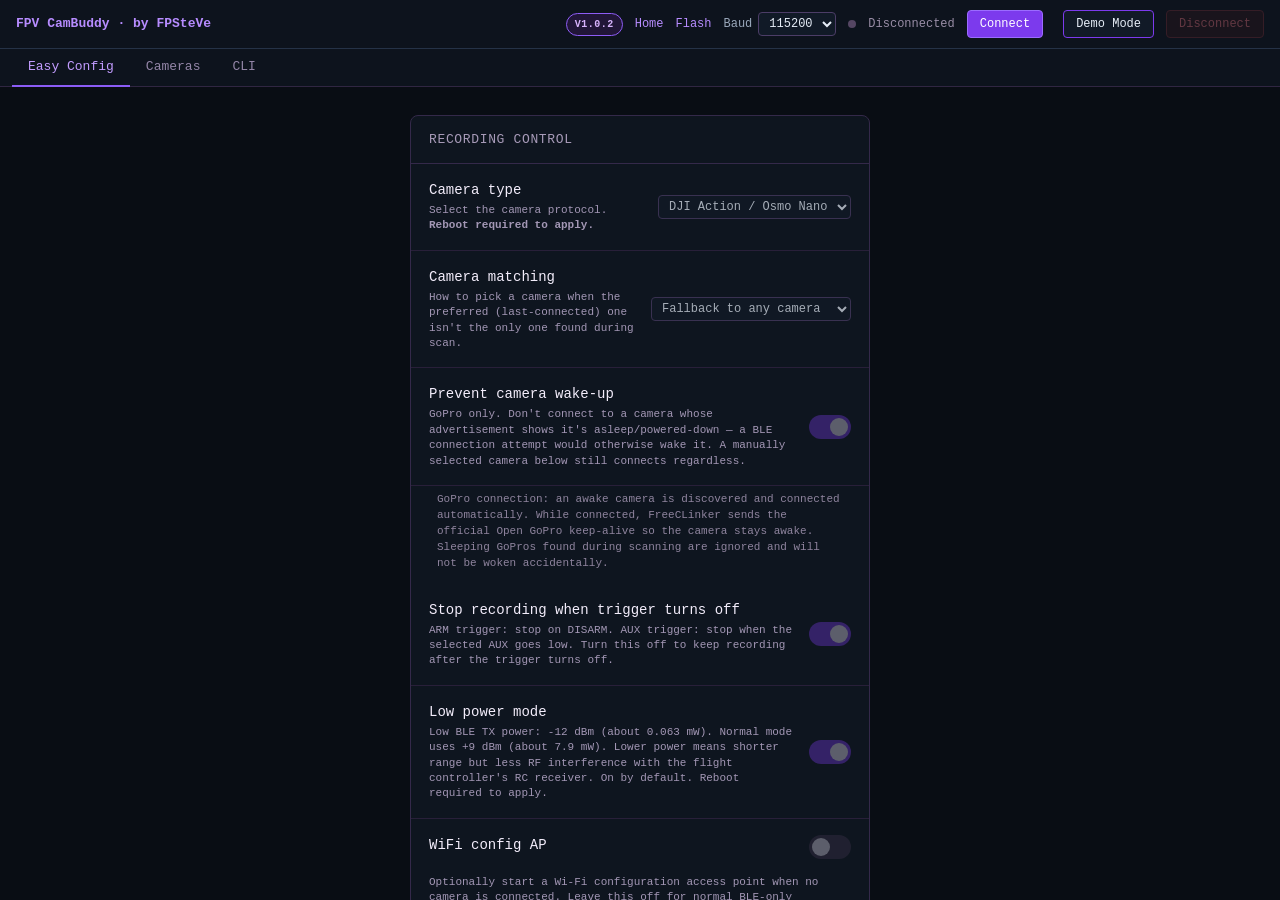
<file: web/config.html>
<!DOCTYPE html>
<html lang="en">
<head>
  <meta charset="UTF-8">
  <meta name="viewport" content="width=device-width, initial-scale=1.0">
  <title>FPV CamBuddy · by FPSteVe Config</title>
  <style>
    *, *::before, *::after { box-sizing: border-box; margin: 0; padding: 0; }

    body {
      background: #f0f2f5;
      color: #111827;
      font: 14px/1.5 'Courier New', monospace;
      height: 100dvh;
      display: flex;
      flex-direction: column;
      overflow: hidden;
    }

    /* ── Header ─────────────────────────────────────────────────────────────── */
    header {
      display: flex;
      align-items: center;
      gap: 12px;
      padding: 10px 16px;
      background: #ffffff;
      border-bottom: 1px solid #e5e7eb;
      flex-shrink: 0;
    }

    .brand { font-size: 13px; font-weight: bold; color: #2563eb; margin-right: auto; }

    .nav-link { color: #2563eb; text-decoration: none; font-size: 12px; }
    .nav-link:hover { text-decoration: underline; }

    .hdr-label { font-size: 12px; color: #6b7280; display: flex; align-items: center; gap: 6px; }

    select {
      background: #ffffff;
      color: #111827;
      border: 1px solid #d1d5db;
      border-radius: 4px;
      padding: 3px 6px;
      font: inherit;
      font-size: 12px;
    }

    .dot { width: 8px; height: 8px; border-radius: 50%; background: #d1d5db; flex-shrink: 0; }
    .dot.connected { background: #16a34a; box-shadow: 0 0 6px #16a34a88; }

    #statusText { font-size: 12px; color: #9ca3af; }
    #statusText.connected { color: #16a34a; }

    button {
      font: inherit;
      font-size: 12px;
      padding: 4px 12px;
      border-radius: 4px;
      border: 1px solid #d1d5db;
      background: #ffffff;
      color: #374151;
      cursor: pointer;
      transition: background 0.1s;
    }
    button:hover:not(:disabled) { background: #f9fafb; }
    button:disabled { opacity: 0.35; cursor: default; }
    button.primary { background: #2563eb; border-color: #1d4ed8; color: #fff; }
    button.primary:hover:not(:disabled) { background: #1d4ed8; }
    button.danger  { background: #fef2f2; border-color: #fca5a5; color: #dc2626; }
    button.danger:hover:not(:disabled)  { background: #fee2e2; }

    /* ── Tab bar ─────────────────────────────────────────────────────────────── */
    .tab-bar {
      display: flex;
      background: #f9fafb;
      border-bottom: 1px solid #e5e7eb;
      padding: 0 12px;
      flex-shrink: 0;
    }

    .tab {
      padding: 8px 16px;
      border: none;
      border-bottom: 2px solid transparent;
      border-radius: 0;
      background: transparent;
      color: #6b7280;
      cursor: pointer;
      font-size: 13px;
      margin-bottom: -1px;
      transition: color 0.1s;
    }
    .tab:hover:not(:disabled) { background: transparent; color: #374151; }
    .tab.active { color: #2563eb; border-bottom-color: #2563eb; }

    /* ── Panels ──────────────────────────────────────────────────────────────── */
    .panels { flex: 1; position: relative; overflow: hidden; }

    .panel {
      position: absolute;
      inset: 0;
      display: none;
      flex-direction: column;
      overflow: hidden;
    }
    .panel.active { display: flex; }

    /* ── Easy Config panel ───────────────────────────────────────────────────── */
    #panel-config { overflow-y: auto; align-items: center; padding: 28px 16px; }

    .config-card {
      width: 100%;
      max-width: 460px;
      background: #ffffff;
      border: 1px solid #e5e7eb;
      border-radius: 8px;
      overflow: hidden;
      flex-shrink: 0;
    }

    .card-header {
      display: flex;
      align-items: center;
      justify-content: space-between;
      padding: 14px 18px;
      border-bottom: 1px solid #e5e7eb;
    }
    .card-header h2 { font-size: 13px; color: #9ca3af; font-weight: normal; letter-spacing: 0.05em; text-transform: uppercase; }

    .cfg-field {
      display: flex;
      align-items: center;
      gap: 16px;
      padding: 16px 18px;
      border-bottom: 1px solid #f3f4f6;
    }
    .cfg-field:last-of-type { border-bottom: none; }

    .cfg-field-text { flex: 1; min-width: 0; }
    .cfg-field-name { font-size: 14px; color: #111827; margin-bottom: 2px; }
    .cfg-field-desc { font-size: 11px; color: #6b7280; line-height: 1.4; }

    /* toggle switch */
    .switch { position: relative; display: inline-flex; width: 42px; height: 24px; flex-shrink: 0; cursor: pointer; }
    .switch input { opacity: 0; width: 0; height: 0; position: absolute; }
    .track {
      width: 42px; height: 24px;
      background: #d1d5db;
      border-radius: 12px;
      transition: background 0.2s;
      position: relative;
    }
    .thumb {
      position: absolute;
      top: 3px; left: 3px;
      width: 18px; height: 18px;
      background: #ffffff;
      border-radius: 50%;
      transition: transform 0.2s, background 0.2s;
    }
    .switch input:checked ~ .track { background: #2563eb; }
    .switch input:checked ~ .track .thumb { transform: translateX(18px); background: #fff; }
    .switch input:disabled ~ .track { opacity: 0.35; cursor: default; }

    /* number input */
    .num-wrap { display: flex; align-items: center; gap: 6px; margin-top: 8px; }
    .num-wrap input[type=number] {
      width: 90px;
      background: #f9fafb;
      border: 1px solid #d1d5db;
      border-radius: 4px;
      color: #111827;
      font: inherit;
      font-size: 14px;
      padding: 4px 8px;
      text-align: right;
    }
    .num-wrap input[type=number]:focus { outline: none; border-color: #2563eb; }
    .num-wrap input[type=number]:disabled { opacity: 0.35; }
    .num-unit  { color: #6b7280; font-size: 12px; }
    .num-equiv { color: #9ca3af; font-size: 11px; margin-left: 4px; }
    .tpl-input {
      width: 100%; background: #f9fafb; border: 1px solid #d1d5db; border-radius: 4px;
      color: #111827; font: inherit; font-size: 13px; padding: 4px 8px; margin-top: 6px;
    }
    .tpl-input:focus { outline: none; border-color: #2563eb; }
    .tpl-input:disabled { opacity: 0.35; }
    .token-ref { font-size: 11px; color: #6b7280; margin-top: 14px; line-height: 1.6; }
    .token-ref code { color: #2563eb; }

    .card-footer {
      display: flex;
      align-items: center;
      justify-content: flex-end;
      gap: 10px;
      padding: 12px 18px;
      border-top: 1px solid #e5e7eb;
    }

    .saved-msg {
      font-size: 12px;
      color: #16a34a;
      opacity: 0;
      transition: opacity 0.4s;
      margin-right: auto;
    }

    /* ── Cameras panel ──────────────────────────────────────────────────────── */
    #panel-cameras { overflow-y: auto; align-items: center; padding: 28px 16px; }
    .cam-toolbar { width: 100%; max-width: 560px; display: flex; justify-content: flex-end; gap: 8px; margin-bottom: 10px; }
    .cam-table { width: 100%; max-width: 560px; border-collapse: collapse; background: #fff;
                 border: 1px solid #e5e7eb; border-radius: 8px; overflow: hidden; }
    .cam-table th { background: #f9fafb; font-size: 11px; color: #6b7280; font-weight: normal;
                    text-transform: uppercase; letter-spacing: 0.05em;
                    padding: 10px 12px; text-align: left; border-bottom: 1px solid #e5e7eb; }
    .cam-table td { padding: 10px 12px; border-bottom: 1px solid #f3f4f6;
                    font-size: 12px; vertical-align: middle; }
    .cam-table tr:last-child td { border-bottom: none; }
    .cam-table tr:hover td { background: #f9fafb; }
    .cam-badge { display: inline-block; font-size: 10px; padding: 1px 6px; border-radius: 9px;
                 background: #dbeafe; color: #1d4ed8; margin-left: 4px; }
    .cam-badge.last { background: #dcfce7; color: #15803d; }
    .cam-badge.sel  { background: #fef9c3; color: #854d0e; }
    .cam-actions { display: flex; gap: 6px; }
    .cam-empty { color: #6b7280; font-size: 13px; padding: 24px; text-align: center; }
    .wifi-results { width: 100%; margin-top: 6px; border: 1px solid #e5e7eb; border-radius: 4px;
                     max-height: 160px; overflow-y: auto; background: #f9fafb; }
    .wifi-results:empty { display: none; border: none; }
    .wifi-net { display: flex; align-items: center; gap: 8px; padding: 6px 10px;
                font-size: 12px; cursor: pointer; border-bottom: 1px solid #f3f4f6; }
    .wifi-net:last-child { border-bottom: none; }
    .wifi-net:hover { background: #eff6ff; }
    .wifi-net-ssid { flex: 1; overflow: hidden; text-overflow: ellipsis; white-space: nowrap; }
    .wifi-net-rssi { color: #9ca3af; font-size: 11px; }
    .wifi-net-lock { color: #9ca3af; font-size: 11px; }
    .wifi-scan-msg { color: #6b7280; font-size: 12px; padding: 8px 10px; }

    /* ── CLI panel ───────────────────────────────────────────────────────────── */
    #terminal {
      flex: 1;
      overflow-y: auto;
      padding: 12px 16px;
      background: #1a1a1a;
      color: #d4d4d4;
    }

    .line { white-space: pre-wrap; word-break: break-all; line-height: 1.55; }
    .line.sys  { color: #6b7280; }
    .line.cmd  { color: #60a5fa; }
    .line.err  { color: #f87171; }

    .input-bar {
      display: flex;
      align-items: center;
      gap: 8px;
      padding: 8px 16px;
      border-top: 1px solid #e5e7eb;
      background: #f9fafb;
      flex-shrink: 0;
    }

    .prompt { color: #9ca3af; user-select: none; }

    #cmdInput {
      flex: 1;
      background: transparent;
      border: none;
      outline: none;
      color: #2563eb;
      font: inherit;
      caret-color: #2563eb;
    }
    #cmdInput::placeholder { color: #d1d5db; }
    #cmdInput:disabled { opacity: 0.3; }

    /* ── No-serial overlay ───────────────────────────────────────────────────── */
    #noSerial {
      display: none;
      position: fixed;
      inset: 0;
      background: #f0f2f5ee;
      place-items: center;
      font-size: 15px;
      color: #dc2626;
      text-align: center;
      line-height: 2;
    }
    #noSerial.show { display: grid; }
  .version-badge{display:inline-block;padding:3px 8px;border:1px solid #8e5cf6;border-radius:999px;background:#211638;color:#d8b4fe;font-size:10px;font-weight:800;letter-spacing:.05em;white-space:nowrap}</style>
  <link rel="stylesheet" href="fps-theme.css">
</head>
<body>

<!-- ── Header ── -->
<header>
  <span class="brand">FPV CamBuddy · by FPSteVe</span><span class="version-badge">V1.0.2</span>
  <a class="nav-link" href="index.html">Home</a>
  <a class="nav-link" href="flash.html">Flash</a>

  <label class="hdr-label">Baud
    <select id="baudRate">
      <option value="115200" selected>115200</option>
      <option value="57600">57600</option>
      <option value="9600">9600</option>
    </select>
  </label>

  <div class="dot" id="dot"></div>
  <span id="statusText">Disconnected</span>

  <button class="primary" id="connectBtn">Connect</button>
  <button class="danger"  id="disconnectBtn" disabled>Disconnect</button>
</header>

<!-- ── Tab bar ── -->
<div class="tab-bar">
  <button class="tab active" data-tab="config">Easy Config</button>
  <button class="tab"        data-tab="cameras">Cameras</button>
  <button class="tab"        data-tab="cli">CLI</button>
</div>

<!-- ── Panels ── -->
<div class="panels">

  <!-- Easy Config -->
  <div id="panel-config" class="panel active">
    <div class="config-card">
      <div class="card-header">
        <h2>Recording Control</h2>
        <div style="display:flex;gap:6px"><button id="diagBtn" disabled style="display:none">AP Diagnostic Log</button><button id="readBtn" disabled>Read from device</button></div>
      </div>

      <!-- Camera type -->
      <div class="cfg-field">
        <div class="cfg-field-text">
          <div class="cfg-field-name">Camera type</div>
          <div class="cfg-field-desc">Select the camera protocol. <strong>Reboot required to apply.</strong></div>
        </div>
        <select id="cameraType" disabled>
          <option value="0">DJI Action / Osmo Nano</option>
          <option value="1">GoPro</option>
          <option value="2">Caddx Orca</option>
          <option value="3">Sony Alpha</option>
          <option value="4">Blackmagic</option>
          <option value="5">Insta360</option>
        </select>
      </div>

      <!-- Camera matching mode -->
      <div class="cfg-field">
        <div class="cfg-field-text">
          <div class="cfg-field-name">Camera matching</div>
          <div class="cfg-field-desc">How to pick a camera when the preferred (last-connected) one isn't the only one found during scan.</div>
        </div>
        <select id="cameraMatch" disabled>
          <option value="0">Fallback to any camera</option>
          <option value="1">Strict — preferred only</option>
          <option value="2">Strongest signal</option>
        </select>
      </div>

      <!-- Wake guard -->
      <div class="cfg-field">
        <div class="cfg-field-text">
          <div class="cfg-field-name">Prevent camera wake-up</div>
          <div class="cfg-field-desc">GoPro only. Don't connect to a camera whose advertisement shows it's asleep/powered-down — a BLE connection attempt would otherwise wake it. A manually selected camera below still connects regardless.</div>
        </div>
        <label class="switch" title="Prevent camera wake-up">
          <input type="checkbox" id="wakeGuard" checked disabled>
          <span class="track"><span class="thumb"></span></span>
        </label>
      </div>

      <!-- Stop on disarm -->
      <div class="cfg-field">
        <div class="cfg-field-text">
          <div class="cfg-field-name">Stop recording when trigger turns off</div>
          <div class="cfg-field-desc">ARM trigger: stop on DISARM. AUX trigger: stop when the selected AUX goes low. Turn this off to keep recording after the trigger turns off.</div>
        </div>
        <label class="switch" title="Stop on disarm">
          <input type="checkbox" id="stopOnDisarm" checked disabled>
          <span class="track"><span class="thumb"></span></span>
        </label>
      </div>

      <!-- BLE debug is intentionally hidden for V1. The setting remains in the
           DOM/config protocol so a post-V1 Advanced / Experimental UI can expose it. -->
      <div class="cfg-field" style="display:none" aria-hidden="true">
        <input type="checkbox" id="debugBle" disabled>
      </div>

      <!-- Low power mode -->
      <div class="cfg-field">
        <div class="cfg-field-text">
          <div class="cfg-field-name">Low power mode</div>
          <div class="cfg-field-desc">Low BLE TX power: -12 dBm (about 0.063 mW). Normal mode uses +9 dBm (about 7.9 mW). Lower power means shorter range but less RF interference with the flight controller's RC receiver. On by default. Reboot required to apply.</div>
        </div>
        <label class="switch" title="Low power mode">
          <input type="checkbox" id="lowPower" checked disabled>
          <span class="track"><span class="thumb"></span></span>
        </label>
      </div>

      <!-- WiFi config AP -->
      <div class="cfg-field" style="flex-direction:column;align-items:flex-start;">
        <div style="display:flex;align-items:center;justify-content:space-between;width:100%;">
          <div class="cfg-field-name">WiFi config AP</div>
          <label class="switch" title="WiFi config AP">
            <input type="checkbox" id="wifiApEnabled" checked disabled>
            <span class="track"><span class="thumb"></span></span>
          </label>
        </div>
        <div class="cfg-field-desc">Auto-start this configuration access point when no camera is connected. Off = never auto-start (holding the BOOT button still forces it on).</div>
        <div class="num-wrap">
          <input type="number" id="wifiApDelay" min="0" max="3600" step="5" value="30" disabled>
          <span class="num-unit">s start delay</span>
        </div>
      </div>

      <div class="card-footer">
        <span class="saved-msg" id="savedMsg"></span>
        <button id="applyBtn" class="primary" disabled>Apply</button>
      </div>
    </div>

    <!-- Unified Camera Switch card; CI refresh checkpoint -->
    <div class="config-card" style="margin-top: 16px;">
      <div class="card-header">
        <h2>AUX Switches</h2>
      </div>

      <!-- Disarm delay: always available, including normal arm-switch mode -->
      <div class="cfg-field" style="flex-direction:column; align-items:flex-start;">
        <div class="cfg-field-name">Stop delay</div>
        <div class="cfg-field-desc">Delay between the recording trigger turning off and stopping the camera. ARM: after DISARM. AUX: after the selected AUX goes low. 0 = stop immediately.</div>
        <div class="num-wrap">
          <input type="number" id="disarmDelay" min="0" max="60000" step="500" value="5000" disabled>
          <span class="num-unit">ms</span>
          <span class="num-equiv" id="delayEquiv"></span>
        </div>
      </div>

      <div class="cfg-field">
        <div class="cfg-field-text">
          <div class="cfg-field-name">Recording Trigger</div>
          <div class="cfg-field-desc">Choose what starts/stops camera recording. ARM is the default. With an AUX channel, high starts recording and low stops it using the same stop delay below.</div>
        </div>
        <select id="recordAux" disabled>
          <option value="0">ARM (default)</option>
          <option value="1">AUX 1</option><option value="2">AUX 2</option><option value="3">AUX 3</option><option value="4">AUX 4</option>
          <option value="5">AUX 5</option><option value="6">AUX 6</option><option value="7">AUX 7</option><option value="8">AUX 8</option>
          <option value="9">AUX 9</option><option value="10">AUX 10</option><option value="11">AUX 11</option><option value="12">AUX 12</option>
        </select>
      </div>

      <!-- Legacy two-position camera-mode controls are retained hidden for
           backwards-compatible reads/CLI handling, but are no longer part of Easy Config. -->
      <div style="display:none" aria-hidden="true">
        <select id="auxChannel"><option value="0">Disabled</option></select>
        <select id="auxMode"><option value="0">Slow Motion</option><option value="1">Video</option><option value="2">Timelapse</option><option value="5">Photo</option><option value="10">Hyperlapse</option></select>
        <button id="auxApplyBtn" type="button"></button><span id="auxSavedMsg"></span>
      </div>

      <!-- Unified Camera Switch -->
      <div class="cfg-field" style="flex-direction:column;align-items:flex-start;"><div class="cfg-field-name" style="font-weight:700;">Camera Switch <span style="color:#f7c948;font-size:.72em;">V1.0.2</span></div><div class="cfg-field-desc">One simple three-position AUX control. GoPro uses native saved presets; DJI Action cameras use supported shooting modes; Osmo Nano also exposes Panorama and SuperNight from hardware-captured DUML mode values.</div></div>
      <div id="firmwareGateNotice" style="display:none;width:100%;margin:0 0 12px;padding:10px 12px;border:1px solid #f7c948;border-radius:6px;background:#2a2208;color:#f7d96b;font-size:12px;"></div>
      <div class="cfg-field"><div class="cfg-field-text"><div class="cfg-field-name">Camera Switch AUX Channel</div><div class="cfg-field-desc">Choose the 3-position AUX switch to use. LOW &lt;1300, MIDDLE 1300-1700, HIGH &gt;1700 µs.</div></div>
        <select id="profileAux" disabled><option value="0">Disabled</option><option value="1">AUX 1</option><option value="2">AUX 2</option><option value="3">AUX 3</option><option value="4">AUX 4</option><option value="5">AUX 5</option><option value="6">AUX 6</option><option value="7">AUX 7</option><option value="8">AUX 8</option><option value="9">AUX 9</option><option value="10">AUX 10</option><option value="11">AUX 11</option><option value="12">AUX 12</option></select>
      </div>
      <div class="cfg-field" style="flex-direction:column;align-items:flex-start;">
        <div class="cfg-field-name">LOW / MIDDLE / HIGH</div>
        <div class="cfg-field-desc">Assign what each switch position should select. GoPro: discover and choose native saved presets. Supported DJI cameras: choose the exposed shooting modes.</div>
        <div style="width:100%;margin-top:10px;"><button id="profileDiscoverBtn" type="button" disabled>Discover Camera Options</button> <span class="cfg-field-desc" id="profileDiscoverStatus">Connect the camera first.</span></div>
        <div style="display:grid;grid-template-columns:1fr 1fr;gap:8px 12px;width:100%;margin-top:10px;align-items:center;">
          <label>LOW</label><select id="profileLow" disabled><option value="0">Unassigned</option></select>
          <label>MIDDLE</label><select id="profileMid" disabled><option value="0">Unassigned</option></select>
          <label>HIGH</label><select id="profileHigh" disabled><option value="0">Unassigned</option></select>
        </div>
        <div class="cfg-field"><div class="cfg-field-text"><div class="cfg-field-name">Show selection name in OSD</div><div class="cfg-field-desc">Show the selected preset or mode name for about 2.5 seconds when the Camera Switch changes.</div></div><label class="switch"><input type="checkbox" id="profileOsd" checked><span class="track"><span class="thumb"></span></span></label></div>
        <div class="cfg-field"><div class="cfg-field-text"><div class="cfg-field-name">Display in</div><div class="cfg-field-desc">Choose which enabled OSD destination shows the temporary Camera Switch selection.</div></div><select id="profileOsdDest"><option value="1">Custom Message 1</option><option value="2">Custom Message 2</option><option value="3">Custom Message 3</option><option value="4">Custom Message 4</option></select></div>
        <div class="cfg-field-desc" style="margin-top:10px;">GoPro uses native saved presets. DJI Action 4 / 5 Pro / 6 uses supported shooting modes. CamBuddy exposes only modes with verified switch values; camera modes without a verified command are deliberately not guessed. Osmo Nano now exposes its hardware-captured DUML shooting modes (Video, Slow Motion, Timelapse, Hyperlapse, Photo, Panorama and SuperNight). Native DJI saved Custom Modes remain disabled until a verified recall command is available.</div>
        <details style="width:100%;margin-top:12px;">
          <summary style="cursor:pointer;font-weight:700;color:#d8b4fe;">More info — how Camera Switch works &amp; camera testing status</summary>
          <div class="cfg-field-desc" style="margin-top:10px;line-height:1.55;">
            <b>How it works:</b> Camera Switch uses one 3-position AUX channel. LOW is below 1300 µs, MIDDLE is 1300–1700 µs and HIGH is above 1700 µs. Each position stores a camera-specific selection ID. A value of 0 means unassigned.<br><br>            <b>OSD notification:</b> After CamBuddy accepts a Camera Switch change it temporarily shows <b>only the selection name</b>, for example <b>POV</b> or <b>Custom</b>, in the selected OSD Display in destination for about 2.5 seconds, then automatically restores the normal OSD template. Critical camera warnings keep priority. If a selection ID was entered manually and has no saved name, the OSD safely falls back to LOW/MID/HIGH.<br><br>

            <b>Discovery:</b> While a supported camera is connected, use <b>Discover Camera Options</b> above to ask the camera for the presets or modes CamBuddy can currently use. Assign the returned entries to LOW, MIDDLE and HIGH, then save/apply the settings. The Wi-Fi AP configurator cannot perform live discovery because camera BLE is deliberately stopped while AP mode is active, but it can view, edit and save the same persistent profile IDs.<br><br>
            <b>GoPro:</b> Native saved preset discovery, named preset selection, LOW/MIDDLE/HIGH AUX switching and persistence have been tested on real hardware and are working. GoPro is currently the fully hardware-confirmed implementation.<br><br>
            <b>DJI Action 4 / 5 Pro / 6:</b> V1.0.2 exposes the verified basic shooting modes (Video, Slow Motion, Timelapse, Hyperlapse and Photo) through the same Camera Switch. Other modes visible on the camera are not exposed until their switch values are verified. Genuine DJI saved Custom Modes 1–5 have been identified in camera status, but their safe recall command is still under investigation, so native Custom Mode switching is <b>not yet implemented or hardware-confirmed</b>.<br><br>
            <b>Osmo Nano:</b> Native BLE DUML pairing, ARM-triggered recording and core telemetry are hardware-confirmed. Camera Switch now exposes the hardware-captured Nano shooting modes Video, Slow Motion, Timelapse, Hyperlapse, Photo, Panorama and SuperNight through native DUML 0x02/0xE1. The implementation is ready for real Nano hardware validation; it is not yet claimed hardware-confirmed.<br><br>
            <b>Other cameras:</b> Insta360 Camera Switch selections are not currently implemented. Profile IDs are camera/model-specific and should not be copied between different cameras unless explicitly supported.
          </div>
        </details>
      </div>
      <div class="card-footer"><span class="saved-msg" id="profileSavedMsg"></span><button id="profileApplyBtn" class="primary" disabled>Apply</button></div>
    </div>

    <!-- OSD Templates card -->
    <div class="config-card" style="margin-top: 16px;">
      <div class="card-header">
        <h2>OSD Templates</h2>
      </div>

      <div class="cfg-field" style="flex-direction:column;align-items:flex-start;">
        <div class="cfg-field-name">Custom Message 1</div>
        <div class="cfg-field-desc">Default: battery percentage</div>
        <input class="tpl-input" id="osd1" type="text" maxlength="31" spellcheck="false" disabled>
      </div>

      <div class="cfg-field" style="flex-direction:column;align-items:flex-start;">
        <div class="cfg-field-name">Custom Message 2</div>
        <div class="cfg-field-desc">Default: recording state / elapsed time</div>
        <input class="tpl-input" id="osd2" type="text" maxlength="31" spellcheck="false" disabled>
      </div>

      <div class="cfg-field" style="flex-direction:column;align-items:flex-start;">
        <div class="cfg-field-name">Custom Message 3</div>
        <div class="cfg-field-desc">Default: camera mode, resolution, FPS, stabilization</div>
        <input class="tpl-input" id="osd3" type="text" maxlength="31" spellcheck="false" disabled>
      </div>

      <div class="cfg-field" style="flex-direction:column;align-items:flex-start;">
        <div class="cfg-field-name">Custom Message 4</div>
        <div class="cfg-field-desc">Default: remaining record time and SD free space. Leave blank to reserve this slot for temporary messages and camera warnings.</div>
        <input class="tpl-input" id="osd4" type="text" maxlength="31" spellcheck="false" disabled>
      </div>

      <div class="cfg-field" style="border-bottom:none;padding-top:4px;">
        <div class="token-ref">
          Available tokens:
          <code>{bat}</code> battery % &nbsp;·&nbsp;
          <code>{rec}</code> recording state &nbsp;·&nbsp;
          <code>{recdur}</code> recording duration &nbsp;·&nbsp;
          <code>{mode}</code> camera mode &nbsp;·&nbsp;
          <code>{res}</code> resolution &nbsp;·&nbsp;
          <code>{fps}</code> frame rate &nbsp;·&nbsp;
          <code>{eis}</code> stabilization &nbsp;·&nbsp;
          <code>{rleft}</code> SD time left &nbsp;·&nbsp;
          <code>{rcap}</code> SD space left
        </div>
      </div>

      <div class="card-footer">
        <span class="saved-msg" id="osdSavedMsg"></span>
        <button id="osdApplyBtn" class="primary" disabled>Apply</button>
      </div>
    </div>

    <!-- BF4.5 Compatibility card -->
    <div class="config-card" style="margin-top: 16px;">
      <div class="card-header">
        <h2>Betaflight 4.5 Compatibility</h2>
      </div>

      <div class="cfg-field">
        <div class="cfg-field-text">
          <div class="cfg-field-name">BF4.5 mode</div>
          <div class="cfg-field-desc">Betaflight 4.5 has no Custom Message 1-4 OSD fields. When on, the OSD Templates above stop being sent and Pilot Name / Craft Name are used instead.</div>
        </div>
        <label class="switch" title="BF4.5 mode">
          <input type="checkbox" id="bf45Compat" disabled>
          <span class="track"><span class="thumb"></span></span>
        </label>
      </div>

      <div class="cfg-field" style="flex-direction:column;align-items:flex-start;">
        <div style="display:flex;align-items:center;justify-content:space-between;width:100%;">
          <div class="cfg-field-name">Pilot Name</div>
          <label class="switch" title="Send Pilot Name">
            <input type="checkbox" id="pilotEn" disabled>
            <span class="track"><span class="thumb"></span></span>
          </label>
        </div>
        <div class="cfg-field-desc">Disabled by default so Betaflight keeps your normal Pilot Name. Sent only when enabled and BF4.5 mode is on.</div>
        <input class="tpl-input" id="pilotTpl" type="text" maxlength="31" spellcheck="false" disabled>
      </div>

      <div class="cfg-field" style="flex-direction:column;align-items:flex-start;">
        <div style="display:flex;align-items:center;justify-content:space-between;width:100%;">
          <div class="cfg-field-name">Craft Name</div>
          <label class="switch" title="Send Craft Name">
            <input type="checkbox" id="craftEn" disabled>
            <span class="track"><span class="thumb"></span></span>
          </label>
        </div>
        <div class="cfg-field-desc">Fallback template used when state-aware mode is OFF. Sent only when BF4.5 mode is on.</div>
        <input class="tpl-input" id="craftTpl" type="text" maxlength="31" spellcheck="false" disabled>
      </div>

      <div class="cfg-field" style="flex-direction:column;align-items:flex-start;">
        <div style="display:none"><input type="checkbox" id="fpvStateMode" checked></div>

        <div style="width:100%;"><strong>Custom Message</strong><div class="cfg-field-desc">Optional message shown periodically. Leave blank to disable.</div></div>
        <div style="display:flex;align-items:center;gap:10px;width:100%;margin-top:10px;"><label for="fpvPreArmText" style="min-width:185px;">Message</label><input class="tpl-input" type="text" id="fpvPreArmText" maxlength="16" placeholder="e.g. CLEAN LENS" spellcheck="false" style="margin-top:0;flex:1;min-width:0;"></div>
        <div style="display:flex;align-items:center;justify-content:space-between;width:100%;margin-top:12px;"><div><strong>Only before first arm</strong><div class="cfg-field-desc">Stop showing after the first arm until the next power cycle.</div></div><label class="switch"><input type="checkbox" id="fpvPreArm"><span class="track"><span class="thumb"></span></span></label></div>
        <div style="display:flex;align-items:center;gap:10px;width:100%;margin-top:12px;"><label for="fpvCustomDurationSec" style="min-width:185px;">Display duration</label><input type="number" id="fpvCustomDurationSec" min="0.1" max="2.5" step="0.1" value="1.0" style="width:90px;"><span class="num-unit">sec</span></div>
        <div style="display:none"><input type="number" id="fpvPreArmShow" value="1000"><input type="number" id="fpvPreArmInt" value="3000"></div>

        <div style="display:flex;align-items:center;justify-content:space-between;width:100%;margin-top:20px;"><div><strong>Camera warnings</strong><div class="cfg-field-desc">Low battery, low recording-time and camera-hot warnings.</div></div><label class="switch"><input type="checkbox" id="fpvLowBatt"><span class="track"><span class="thumb"></span></span></label></div>
        <div style="display:flex;align-items:center;gap:10px;width:100%;margin-top:14px;"><label for="fpvLowPct" style="min-width:185px;">Low battery threshold</label><input type="number" id="fpvLowPct" min="0" max="100" step="1" value="10" style="width:90px;"><span class="num-unit">%</span></div>
        <div style="display:flex;align-items:center;gap:10px;width:100%;margin-top:12px;"><label for="fpvRecLowMin" style="min-width:185px;">Low recording-time threshold</label><input type="number" id="fpvRecLowMin" min="0" max="999" step="1" value="5" style="width:90px;"><span class="num-unit">min</span></div>
        <div class="cfg-field-desc" style="margin-top:8px;">Camera-hot uses camera over-temperature status automatically.</div>

        <div style="display:none">
          <input type="checkbox" id="fpvError" checked><input id="fpvErrorText" value="{state} {batt} {rectf}">
          <input type="checkbox" id="fpvReady" checked><input id="fpvReadyText" value="{state} {batt} {rectf}">
          <input type="checkbox" id="fpvRecord" checked><input id="fpvRecordText" value="{state}"><input type="checkbox" id="fpvFlash" checked>
          <input id="fpvLowText" value="BATT LOW"><input type="checkbox" id="fpvLowRdyFlash" checked><input type="checkbox" id="fpvLowRecText" checked>
          <input type="checkbox" id="fpvRecLow" checked><input id="fpvRecLowText" value="REC LOW"><input type="checkbox" id="fpvRecLowReady" checked><input type="checkbox" id="fpvRecLowRecording" checked>
          <input type="checkbox" id="fpvHot" checked><input id="fpvHotText" value="CAM HOT"><input type="checkbox" id="fpvHotReady" checked><input type="checkbox" id="fpvHotRecording" checked>
        </div>
      </div>
      <div class="card-footer">
        <span class="saved-msg" id="bf45SavedMsg"></span>
        <button id="bf45ApplyBtn" class="primary" disabled>Apply</button>
      </div>
    </div>
  </div>

  <!-- Cameras -->
  <div id="panel-cameras" class="panel">
    <!-- Caddx Wi-Fi credentials (Caddx Orca has no BLE pairing — it's a Wi-Fi CGI camera) -->
    <!-- Hidden unless camera type = Caddx Orca, see updateCameraTypeState() -->
    <div class="config-card" id="caddxWifiCard" style="width:100%;max-width:560px;margin-bottom:16px;display:none;">
      <div class="card-header">
        <h2>Caddx Wi-Fi Network</h2>
      </div>
      <div class="cfg-field" style="flex-direction:column; align-items:flex-start;">
        <div class="cfg-field-desc">The camera's own Wi-Fi SSID/password (same network you'd join from the phone's Wi-Fi settings for the CaddxFPV app). Saving adds it to the list below. <strong>Reboot required to apply.</strong></div>
        <div class="num-wrap" style="width:100%;">
          <input class="tpl-input" id="caddxSsid" type="text" placeholder="SSID" maxlength="32" spellcheck="false" disabled style="margin-top:0;flex:1;width:auto;">
          <button id="caddxScanBtn" type="button" disabled>Scan</button>
        </div>
        <div id="caddxScanResults" class="wifi-results"></div>
        <input class="tpl-input" id="caddxPass" type="text" placeholder="Password" maxlength="63" spellcheck="false" disabled>
      </div>
      <div class="card-footer">
        <span class="saved-msg" id="caddxSavedMsg"></span>
        <button id="caddxApplyBtn" class="primary" disabled>Save</button>
      </div>
    </div>

    <div class="cam-toolbar">
      <button id="camRefreshBtn" disabled>Refresh</button>
      <button id="camClearBtn"   disabled>Clear All</button>
    </div>
    <div id="camTableWrap"></div>
  </div>

  <!-- CLI -->
  <div id="panel-cli" class="panel">
    <div id="terminal"></div>
    <div class="input-bar">
      <span class="prompt">&gt;</span>
      <input id="cmdInput" type="text" placeholder="type a command and press Enter…" disabled autocomplete="off" spellcheck="false">
      <button id="sendBtn" disabled>Send</button>
    </div>
  </div>

</div>

<div id="noSerial">
  <div>
    Web Serial API is not available.<br>
    Please use <strong>Chrome</strong> or <strong>Edge</strong> (desktop).
  </div>
</div>

<script>
'use strict';

// ── DOM refs ──────────────────────────────────────────────────────────────────
const terminal      = document.getElementById('terminal');
const cmdInput      = document.getElementById('cmdInput');
const connectBtn    = document.getElementById('connectBtn');
const disconnectBtn = document.getElementById('disconnectBtn');
const sendBtn       = document.getElementById('sendBtn');
const statusText    = document.getElementById('statusText');
const dot           = document.getElementById('dot');
const baudSelect    = document.getElementById('baudRate');
const readBtn        = document.getElementById('readBtn');
const applyBtn       = document.getElementById('applyBtn');
const cameraTypeSel  = document.getElementById('cameraType');
const caddxWifiCard     = document.getElementById('caddxWifiCard');
const caddxSsidInput    = document.getElementById('caddxSsid');
const caddxPassInput    = document.getElementById('caddxPass');
const caddxScanBtn      = document.getElementById('caddxScanBtn');
const caddxScanResults  = document.getElementById('caddxScanResults');
const caddxApplyBtn     = document.getElementById('caddxApplyBtn');
const caddxSavedMsg     = document.getElementById('caddxSavedMsg');
const stopToggle          = document.getElementById('stopOnDisarm');
const cameraMatchSel      = document.getElementById('cameraMatch');
const wakeGuardToggle     = document.getElementById('wakeGuard');
const debugBleToggle      = document.getElementById('debugBle');
const lowPowerToggle      = document.getElementById('lowPower');
const wifiApEnabledToggle = document.getElementById('wifiApEnabled');
const wifiApDelayInput    = document.getElementById('wifiApDelay');
const delayInput     = document.getElementById('disarmDelay');
const delayEquiv     = document.getElementById('delayEquiv');
const savedMsg       = document.getElementById('savedMsg');
const auxChannelSel  = document.getElementById('auxChannel');
const auxModeSel     = document.getElementById('auxMode');
const auxApplyBtn    = document.getElementById('auxApplyBtn');
const auxSavedMsg    = document.getElementById('auxSavedMsg');
const profileAuxSel = document.getElementById('profileAux');
const recordAuxSel = document.getElementById('recordAux');
const profileLowInput = document.getElementById('profileLow');
const profileMidInput = document.getElementById('profileMid');
const profileHighInput = document.getElementById('profileHigh');
const profileApplyBtn = document.getElementById('profileApplyBtn');
const profileSavedMsg = document.getElementById('profileSavedMsg');
const profileDiscoverBtn = document.getElementById('profileDiscoverBtn');
const profileDiscoverStatus = document.getElementById('profileDiscoverStatus');
const profileOsdToggle = document.getElementById('profileOsd');
const profileOsdDestSel = document.getElementById('profileOsdDest');
let lastProfileIds={low:'0',mid:'0',high:'0'};
function ensureProfileOption(sel,id,name){id=String(id||'0');if(id==='0')return;let o=[...sel.options].find(x=>x.value===id);if(!o){o=new Option(name||('Preset '+id),id);sel.add(o)}else if(name)o.textContent=name;}
const osd1Input      = document.getElementById('osd1');
const osd2Input      = document.getElementById('osd2');
const osd3Input      = document.getElementById('osd3');
const osd4Input      = document.getElementById('osd4');
const osdApplyBtn    = document.getElementById('osdApplyBtn');
const osdSavedMsg    = document.getElementById('osdSavedMsg');
const bf45CompatToggle = document.getElementById('bf45Compat');
const pilotEnToggle   = document.getElementById('pilotEn');
const pilotTplInput   = document.getElementById('pilotTpl');
const craftEnToggle   = document.getElementById('craftEn');
const craftTplInput   = document.getElementById('craftTpl');
const fpvPreArmToggle = document.getElementById('fpvPreArm');
const fpvPreArmTextInput = document.getElementById('fpvPreArmText');
const fpvPreArmShowInput = document.getElementById('fpvPreArmShow');
const fpvPreArmIntInput = document.getElementById('fpvPreArmInt');
const fpvStateModeToggle = document.getElementById('fpvStateMode');
const fpvErrorToggle = document.getElementById('fpvError');
const fpvErrorTextInput = document.getElementById('fpvErrorText');
const fpvReadyToggle = document.getElementById('fpvReady');
const fpvReadyTextInput = document.getElementById('fpvReadyText');
const fpvRecordToggle = document.getElementById('fpvRecord');
const fpvRecordTextInput = document.getElementById('fpvRecordText');
const fpvFlashToggle = document.getElementById('fpvFlash');
const fpvLowBattToggle = document.getElementById('fpvLowBatt');
const fpvLowPctInput = document.getElementById('fpvLowPct');
const fpvLowTextInput = document.getElementById('fpvLowText');
const fpvLowRdyFlashToggle = document.getElementById('fpvLowRdyFlash');
const fpvLowRecTextToggle = document.getElementById('fpvLowRecText');
const fpvRecLowToggle = document.getElementById('fpvRecLow');
const fpvRecLowMinInput = document.getElementById('fpvRecLowMin');
const fpvRecLowTextInput = document.getElementById('fpvRecLowText');
const fpvRecLowReadyToggle = document.getElementById('fpvRecLowReady');
const fpvRecLowRecordingToggle = document.getElementById('fpvRecLowRecording');
const fpvHotToggle = document.getElementById('fpvHot');
const fpvHotTextInput = document.getElementById('fpvHotText');
const fpvHotReadyToggle = document.getElementById('fpvHotReady');
const fpvHotRecordingToggle = document.getElementById('fpvHotRecording');
const bf45ApplyBtn    = document.getElementById('bf45ApplyBtn');
const bf45SavedMsg    = document.getElementById('bf45SavedMsg');
const camTableWrap   = document.getElementById('camTableWrap');
const camRefreshBtn  = document.getElementById('camRefreshBtn');
const camClearBtn    = document.getElementById('camClearBtn');

// ── Serial state ──────────────────────────────────────────────────────────────
let port        = null;
let writer      = null;
let reader      = null;
let keepReading = false;
let lineBuf     = '';

// ── Camera list capture ───────────────────────────────────────────────────────
let collectingCams = false;
let camLines       = [];
let camTimer       = null;

// ── GoPro native preset discovery ─────────────────────────────────────────────
let collectingProfiles = false;
let discoveredProfiles = [];
let profileTimer = null;

// ── CLI history ───────────────────────────────────────────────────────────────
const history = [];
let histIdx   = -1;
let histDraft = '';

// ── Tabs ──────────────────────────────────────────────────────────────────────
let activeTab = 'config';

document.querySelectorAll('.tab').forEach(tab => {
  tab.addEventListener('click', () => {
    const target = tab.dataset.tab;
    if (target === activeTab) return;
    activeTab = target;
    document.querySelectorAll('.tab').forEach(t => t.classList.toggle('active', t === tab));
    document.querySelectorAll('.panel').forEach(p => p.classList.toggle('active', p.id === 'panel-' + target));
    if (target === 'cameras' && port) { startCamCapture(); sendCommand('cameras list'); }
    if (target === 'cli')    setTimeout(() => cmdInput.focus(), 0);
  });
});

// ── Logging (CLI terminal) ────────────────────────────────────────────────────
function log(text, cls = '') {
  const lines = text.split(/\r?\n/);
  for (let i = 0; i < lines.length; i++) {
    if (i < lines.length - 1 || lines[i] !== '') {
      const div = document.createElement('div');
      div.className = 'line' + (cls ? ' ' + cls : '');
      div.textContent = lines[i];
      terminal.appendChild(div);
    }
  }
  terminal.scrollTop = terminal.scrollHeight;
}

// ── Config line parser ────────────────────────────────────────────────────────
let firmwareVersion = null;
let firmwareVersionState = 'unknown';

function parseSemver(v) {
  const m = String(v || '').match(/(\d+)\.(\d+)\.(\d+)/);
  return m ? [parseInt(m[1]), parseInt(m[2]), parseInt(m[3])] : null;
}
function versionAtLeast(v, min) {
  const a=parseSemver(v), b=parseSemver(min); if(!a||!b) return false;
  for(let i=0;i<3;i++){ if(a[i]>b[i]) return true; if(a[i]<b[i]) return false; }
  return true;
}
function updateFirmwareGate() {
  const notice=document.getElementById('firmwareGateNotice');
  const connectedNow=!!port;
  const compatible=firmwareVersionState==='compatible';
  const profileEls=[recordAuxSel,profileAuxSel,profileLowInput,profileMidInput,profileHighInput,profileDiscoverBtn,profileApplyBtn,profileOsdToggle,profileOsdDestSel];
  profileEls.forEach(el=>{ if(el) el.disabled=!connectedNow || !compatible; });
  if(!notice) return;
  if(!connectedNow || compatible){ notice.style.display='none'; return; }
  notice.style.display='block';
  if(firmwareVersionState==='old') notice.innerHTML='Requires FPV CamBuddy firmware V1.0.2 or newer — <a href="flash.html" style="color:#ffe89a;text-decoration:underline;">update firmware</a> to enable Camera Switch and Camera Switch OSD.';
  else if(firmwareVersionState==='development') notice.innerHTML='Development/test firmware detected ('+firmwareVersion+'). V1.0.2-only controls remain locked until a compatible semantic version is reported. <a href="flash.html" style="color:#ffe89a;text-decoration:underline;">Update firmware</a>.';
  else notice.innerHTML='Firmware version not detected yet. V1.0.2-only controls remain locked until compatibility is confirmed. <a href="flash.html" style="color:#ffe89a;text-decoration:underline;">Update firmware</a>.';
}
function parseFirmwareVersionLine(line) {
  const m=line.match(/\[cfg\]\s+(?:FPV CamBuddy|FreeCLinker) firmware v([^\s]+)/i);
  if(!m) return;
  firmwareVersion=m[1];
  const sem=parseSemver(firmwareVersion);
  firmwareVersionState=!sem?'development':(versionAtLeast(firmwareVersion,'1.0.2')?'compatible':'old');
  updateFirmwareGate();
}

function parseConfigLine(line) {
  // "[cfg] disarm_delay    = 5000 ms"  or  "[cfg] stop_on_disarm  = true"
  // set-command responses append " (saved…)" — strip it before matching
  const m = line.match(/^\[cfg\]\s+(\w+)\s*=\s*(.+)/);
  if (!m) return;
  const key = m[1];
  const val = m[2].trim().replace(/\s*\(saved.*/, '');
  try{const c=JSON.parse(localStorage.getItem('freeclinkerC3Config')||'{}');c[key]=val;localStorage.setItem('freeclinkerC3Config',JSON.stringify(c));}catch{}

  if (key === 'camera_type') {
    const CAMERA_TYPE_VALUES = { DJI: '0', GoPro: '1', Caddx: '2', Sony: '3', Blackmagic: '4', Insta360: '5' };
    cameraTypeSel.value = CAMERA_TYPE_VALUES[val] ?? '0';
    updateCameraTypeState();
  } else if (key === 'caddx_ssid') {
    caddxSsidInput.value = val;
  } else if (key === 'disarm_delay') {
    delayInput.value = parseInt(val) || 0;
    updateDelayEquiv();
  } else if (key === 'stop_on_disarm') {
    stopToggle.checked = (val === 'true');
  } else if (key === 'aux_channel') {
    // "disabled" or "AUX5"
    if (val === 'disabled') {
      auxChannelSel.value = '0';
    } else {
      const ch = val.match(/AUX(\d+)/);
      if (ch) auxChannelSel.value = ch[1];
    }
    updateAuxModeState();
  } else if (key === 'aux_mode') {
    // "0x0A" — parseInt auto-detects 0x prefix
    auxModeSel.value = parseInt(val).toString();
  } else if (key === 'record_trigger') {
    if (val === 'ARM') recordAuxSel.value='0'; else { const ch=val.match(/AUX(\d+)/); if(ch) recordAuxSel.value=ch[1]; }
  } else if (key === 'profile_aux') {
    if (val === 'disabled') profileAuxSel.value='0'; else { const ch=val.match(/AUX(\d+)/); if(ch) profileAuxSel.value=ch[1]; }
  } else if (key === 'profile_osd') { profileOsdToggle.checked=(val === 'true');
  } else if (key === 'profile_osd_dest') { profileOsdDestSel.value=String(Math.max(1,Math.min(4,parseInt(val)||1)));
  } else if (key === 'profile_ids') {
    const m=val.match(/low:(\d+)\s+mid:(\d+)\s+high:(\d+)/); if(m){lastProfileIds={low:m[1],mid:m[2],high:m[3]};ensureProfileOption(profileLowInput,m[1]);ensureProfileOption(profileMidInput,m[2]);ensureProfileOption(profileHighInput,m[3]);profileLowInput.value=m[1];profileMidInput.value=m[2];profileHighInput.value=m[3];}
  } else if (key === 'profile_names') { const m=val.match(/low:(.*?)\s+\|\s+mid:(.*?)\s+\|\s+high:(.*)$/); if(m){ensureProfileOption(profileLowInput,lastProfileIds.low,m[1].trim());ensureProfileOption(profileMidInput,lastProfileIds.mid,m[2].trim());ensureProfileOption(profileHighInput,lastProfileIds.high,m[3].trim());profileLowInput.value=lastProfileIds.low;profileMidInput.value=lastProfileIds.mid;profileHighInput.value=lastProfileIds.high;}
  } else if (key === 'profile_low') { const id=String(parseInt(val)||0);lastProfileIds.low=id;ensureProfileOption(profileLowInput,id);profileLowInput.value=id;
  } else if (key === 'profile_mid') { const id=String(parseInt(val)||0);lastProfileIds.mid=id;ensureProfileOption(profileMidInput,id);profileMidInput.value=id;
  } else if (key === 'profile_high') { const id=String(parseInt(val)||0);lastProfileIds.high=id;ensureProfileOption(profileHighInput,id);profileHighInput.value=id;
  } else if (key === 'camera_match') {
    const CAMERA_MATCH_VALUES = { fallback: '0', strict: '1', best_signal: '2' };
    cameraMatchSel.value = CAMERA_MATCH_VALUES[val] ?? '0';
  } else if (key === 'wake_guard') {
    wakeGuardToggle.checked = (val === 'true');
  } else if (key === 'debug_ble') {
    debugBleToggle.checked = (val === 'true');
  } else if (key === 'low_power') {
    lowPowerToggle.checked = (val === 'true');
  } else if (key === 'wifi_ap_enabled') {
    wifiApEnabledToggle.checked = (val === 'true');
    updateWifiApState();
  } else if (key === 'wifi_ap_delay') {
    wifiApDelayInput.value = parseInt(val) || 0;
  } else if (key === 'osd1') { osd1Input.value = val;
  } else if (key === 'osd2') { osd2Input.value = val;
  } else if (key === 'osd3') { osd3Input.value = val;
  } else if (key === 'osd4') { osd4Input.value = val;
  } else if (key === 'bf45_compat') {
    bf45CompatToggle.checked = (val === 'true');
  } else if (key === 'pilot_en') {
    pilotEnToggle.checked = (val === 'true');
  } else if (key === 'pilot_tpl') { pilotTplInput.value = val;
  } else if (key === 'craft_en') {
    craftEnToggle.checked = (val === 'true');
  } else if (key === 'craft_tpl') { craftTplInput.value = val;
  } else if (key === 'fpv_state_mode') { fpvStateModeToggle.checked = true;
  } else if (key === 'fpv_error') { fpvErrorToggle.checked = (val === 'true');
  } else if (key === 'fpv_err_text') { fpvErrorTextInput.value = val;
  } else if (key === 'fpv_ready') { fpvReadyToggle.checked = (val === 'true');
  } else if (key === 'fpv_ready_text') { fpvReadyTextInput.value = val;
  } else if (key === 'fpv_record') { fpvRecordToggle.checked = (val === 'true');
  } else if (key === 'fpv_record_text') { fpvRecordTextInput.value = val;
  } else if (key === 'fpv_flash') { fpvFlashToggle.checked = (val === 'true');
  } else if (key === 'fpv_prearm') { fpvPreArmToggle.checked = (val === 'true');
  } else if (key === 'fpv_prearm_text') { fpvPreArmTextInput.value = val;
  } else if (key === 'fpv_prearm_show') { fpvPreArmShowInput.value=parseInt(val)||1000; const d=document.getElementById('fpvCustomDurationSec');if(d)d.value=(Math.min(2500,Math.max(100,fpvPreArmShowInput.value))/1000).toFixed(1);
  } else if (key === 'fpv_prearm_int') { fpvPreArmIntInput.value = parseInt(val) || 3000;
  } else if (key === 'fpv_low_batt') { fpvLowBattToggle.checked = (val === 'true');
  } else if (key === 'fpv_low_pct') { fpvLowPctInput.value = parseInt(val) || 0;
  } else if (key === 'fpv_low_rdyflash') { fpvLowRdyFlashToggle.checked = (val === 'true');
  } else if (key === 'fpv_low_rectext') { fpvLowRecTextToggle.checked = (val === 'true');
  } else if (key === 'fpv_low_text') { fpvLowTextInput.value = val;
  } else if (key === 'fpv_rect_warn') { fpvRecLowToggle.checked = (val === 'true');
  } else if (key === 'fpv_rect_min') { fpvRecLowMinInput.value = parseInt(val) || 0;
  } else if (key === 'fpv_rect_ready') { fpvRecLowReadyToggle.checked = (val === 'true');
  } else if (key === 'fpv_rect_record') { fpvRecLowRecordingToggle.checked = (val === 'true');
  } else if (key === 'fpv_rect_text') { fpvRecLowTextInput.value = val;
  } else if (key === 'fpv_hot_warn') { fpvHotToggle.checked = (val === 'true');
  } else if (key === 'fpv_hot_ready') { fpvHotReadyToggle.checked = (val === 'true');
  } else if (key === 'fpv_hot_record') { fpvHotRecordingToggle.checked = (val === 'true');
  } else if (key === 'fpv_hot_text') { fpvHotTextInput.value = val;
  }
}

// ── Connect / disconnect ──────────────────────────────────────────────────────
async function connect() {
  try {
    port = await navigator.serial.requestPort();
  } catch (e) {
    if (e.name !== 'NotFoundError') log('Error: ' + e.message, 'err');
    return;
  }
  try {
    await port.open({ baudRate: parseInt(baudSelect.value) });
  } catch (e) {
    log('Failed to open port: ' + e.message, 'err');
    port = null;
    return;
  }

  writer = port.writable.getWriter();
  setConnected(true);
  log(`Connected at ${baudSelect.value} baud`, 'sys');
  startReading();
  // Full Edition owns the single automatic board read after connection.
}

async function disconnect() {
  keepReading = false;
  try { await reader?.cancel(); } catch {}
  try { writer?.releaseLock(); }  catch {}
  try { await port?.close(); }    catch {}
  port = writer = reader = null;
  setConnected(false);
  log('Disconnected', 'sys');
}

// ── Read loop ─────────────────────────────────────────────────────────────────
async function startReading() {
  keepReading = true;
  const decoder     = new TextDecoderStream();
  const pipePromise = port.readable.pipeTo(decoder.writable);
  reader            = decoder.readable.getReader();
  lineBuf           = '';

  try {
    while (keepReading) {
      const { value, done } = await reader.read();
      if (done) break;
      lineBuf += value;
      const parts = lineBuf.split('\n');
      lineBuf = parts.pop();
      for (const line of parts) {
        const clean = line.replace(/\r$/, '');
        log(clean);
        parseFirmwareVersionLine(clean);
        parseConfigLine(clean);
        collectCameraLine(clean);
        collectWifiScanLine(clean);
        collectProfileLine(clean);
      }
    }
  } catch {
    // cancelled or port unplugged
  } finally {
    reader.releaseLock();
    await pipePromise.catch(() => {});
    if (keepReading) {
      port = writer = reader = null;
      setConnected(false);
      log('Connection lost', 'err');
    }
  }
}

// ── Write ─────────────────────────────────────────────────────────────────────
const encoder = new TextEncoder();

async function sendCommand(cmd) {
  if (!writer) return;
  log('> ' + cmd, 'cmd');
  try {
    await writer.write(encoder.encode(cmd + '\r\n'));
  } catch (e) {
    log('Write error: ' + e.message, 'err');
  }
}

// ── CLI input ─────────────────────────────────────────────────────────────────
async function sendCurrent() {
  const cmd = cmdInput.value.trim();
  if (!cmd) return;
  history.unshift(cmd);
  if (history.length > 100) history.pop();
  histIdx = -1; histDraft = '';
  cmdInput.value = '';
  await sendCommand(cmd);
}

cmdInput.addEventListener('keydown', e => {
  if (e.key === 'Enter') {
    sendCurrent();
  } else if (e.key === 'ArrowUp') {
    e.preventDefault();
    if (histIdx === -1) histDraft = cmdInput.value;
    if (histIdx < history.length - 1) histIdx++;
    cmdInput.value = history[histIdx] ?? histDraft;
    cmdInput.setSelectionRange(cmdInput.value.length, cmdInput.value.length);
  } else if (e.key === 'ArrowDown') {
    e.preventDefault();
    if (histIdx > 0) histIdx--;
    else histIdx = -1;
    cmdInput.value = histIdx === -1 ? histDraft : history[histIdx];
    cmdInput.setSelectionRange(cmdInput.value.length, cmdInput.value.length);
  }
});

// ── Easy Config actions ───────────────────────────────────────────────────────
readBtn.addEventListener('click', async () => { firmwareVersion=null; firmwareVersionState='unknown'; updateFirmwareGate(); await sendCommand('version'); await sendCommand('show'); });
diagBtn.addEventListener('click', async () => {
  document.querySelector('.tab[data-tab="cli"]')?.click();
  await sendCommand('diag');
});

applyBtn.addEventListener('click', async () => {
  const delay      = parseInt(delayInput.value) || 0;
  const stop       = stopToggle.checked ? 1 : 0;
  const wakeGuard  = wakeGuardToggle.checked ? 1 : 0;
  await sendCommand(`set camera_type ${cameraTypeSel.value}`);
  const debugBle = debugBleToggle.checked ? 1 : 0;
  const lowPower = lowPowerToggle.checked ? 1 : 0;
  await sendCommand(`set camera_match ${cameraMatchSel.value}`);
  await sendCommand(`set wake_guard ${wakeGuard}`);
  await sendCommand(`set debug_ble ${debugBle}`);
  await sendCommand(`set low_power ${lowPower}`);
  await sendCommand(`set wifi_ap_enabled ${wifiApEnabledToggle.checked ? 1 : 0}`);
  await sendCommand(`set wifi_ap_delay ${parseInt(wifiApDelayInput.value) || 0}`);
  await sendCommand(`set disarm_delay ${delay}`);
  await sendCommand(`set stop_on_disarm ${stop}`);
  flashSaved(savedMsg);
});

cameraTypeSel.addEventListener('change', updateCameraTypeState);
function updateCameraTypeState() {
  caddxWifiCard.style.display = parseInt(cameraTypeSel.value) === 2 ? 'block' : 'none';
}

caddxApplyBtn.addEventListener('click', async () => {
  if (caddxSsidInput.value) await sendCommand(`set caddx_ssid ${caddxSsidInput.value}`);
  // Password is write-only (never read back from the device) — only send it
  // if the user actually typed something, so a blank field doesn't wipe a
  // previously saved password on every Save click.
  if (caddxPassInput.value) {
    await sendCommand(`set caddx_pass ${caddxPassInput.value}`);
    caddxPassInput.value = '';
  }
  flashSaved(caddxSavedMsg);
  startCamCapture();
  sendCommand('cameras list');
});

auxApplyBtn.addEventListener('click', async () => {
  const ch   = auxChannelSel.value;
  const mode = '0x' + parseInt(auxModeSel.value).toString(16).padStart(2, '0').toUpperCase();
  await sendCommand(`set aux_channel ${ch}`);
  await sendCommand(`set aux_mode ${mode}`);
  flashSaved(auxSavedMsg);
});

profileApplyBtn.addEventListener('click', async () => {
  // Snapshot all values before sending anything. Each "set" response is parsed
  // immediately and can update the controls while this async save sequence is
  // still running; reading .value after an await could therefore save a later
  // field as 0/Disabled instead of what the user selected.
  const aux  = profileAuxSel.value;
  const low  = parseInt(profileLowInput.value) || 0;
  const mid  = parseInt(profileMidInput.value) || 0;
  const high = parseInt(profileHighInput.value) || 0;
  const label = sel => (sel.selectedOptions[0]?.textContent || '').trim().slice(0, 15);
  const lowName = low ? label(profileLowInput) : '';
  const midName = mid ? label(profileMidInput) : '';
  const highName = high ? label(profileHighInput) : '';
  await sendCommand(`set profile_aux ${aux}`);
  await sendCommand(`set profile_low ${low}`);
  await sendCommand(`set profile_mid ${mid}`);
  await sendCommand(`set profile_high ${high}`);
  await sendCommand(`set profile_osd ${profileOsdToggle.checked ? 1 : 0}`);
  await sendCommand(`set profile_osd_dest ${profileOsdDestSel.value==='craft'?2:(parseInt(profileOsdDestSel.value)||1)}`);
  if (low) await sendCommand(`set profile_low_name ${lowName}`);
  if (mid) await sendCommand(`set profile_mid_name ${midName}`);
  if (high) await sendCommand(`set profile_high_name ${highName}`);
  // Read the board back after saving so the UI reflects persisted values.
  await sendCommand('show');
  flashSaved(profileSavedMsg);
});
osdApplyBtn.addEventListener('click', async () => {
  await sendCommand(`set osd1 ${osd1Input.value}`);
  await sendCommand(`set osd2 ${osd2Input.value}`);
  await sendCommand(`set osd3 ${osd3Input.value}`);
  await sendCommand(`set osd4 ${osd4Input.value.trim() || '-'}`);
   await sendCommand('show');
  flashSaved(osdSavedMsg);
});

bf45ApplyBtn.addEventListener('click', async () => {
  const bf45 = bf45CompatToggle.checked ? 1 : 0;
  await sendCommand(`set bf45_compat ${bf45}`);
  await sendCommand(`set pilot_en ${pilotEnToggle.checked ? 1 : 0}`);
  await sendCommand(`set pilot_tpl ${pilotTplInput.value}`);
  await sendCommand(`set craft_en ${craftEnToggle.checked ? 1 : 0}`);
  await sendCommand(`set craft_tpl ${craftTplInput.value}`);
  await sendCommand('set fpv_state_mode 1');
  await sendCommand('set fpv_error 1');
  await sendCommand(`set fpv_err_text ${fpvErrorTextInput.value}`);
  await sendCommand('set fpv_ready 1');
  await sendCommand(`set fpv_ready_text ${fpvReadyTextInput.value}`);
  await sendCommand('set fpv_record 1');
  await sendCommand(`set fpv_record_text ${fpvRecordTextInput.value}`);
  await sendCommand(`set fpv_flash ${fpvFlashToggle.checked ? 1 : 0}`);
  await sendCommand(`set fpv_prearm ${fpvPreArmToggle.checked ? 1 : 0}`);
  await sendCommand(`set fpv_prearm_text ${fpvPreArmTextInput.value}`);
  const customMsgSec=Math.min(2.5,Math.max(0.1,parseFloat(document.getElementById('fpvCustomDurationSec').value)||1));
  await sendCommand(`set fpv_prearm_show ${Math.round(customMsgSec*1000)}`);
  await sendCommand('set fpv_prearm_int 3000');
  await sendCommand(`set fpv_low_batt ${fpvLowBattToggle.checked ? 1 : 0}`);
  await sendCommand(`set fpv_low_pct ${Math.max(0, Math.min(100, parseInt(fpvLowPctInput.value) || 0))}`);
  await sendCommand('set fpv_low_rdyflash 1');
  await sendCommand('set fpv_low_rectext 1');
  await sendCommand(`set fpv_low_text ${fpvLowTextInput.value}`);
  await sendCommand(`set fpv_rect_warn ${fpvLowBattToggle.checked ? 1 : 0}`);
  await sendCommand(`set fpv_rect_min ${Math.max(0, Math.min(999, parseInt(fpvRecLowMinInput.value) || 0))}`);
  await sendCommand(`set fpv_rect_ready ${fpvRecLowReadyToggle.checked ? 1 : 0}`);
  await sendCommand(`set fpv_rect_record ${fpvRecLowRecordingToggle.checked ? 1 : 0}`);
  await sendCommand(`set fpv_rect_text ${fpvRecLowTextInput.value}`);
  await sendCommand(`set fpv_hot_warn ${fpvLowBattToggle.checked ? 1 : 0}`);
  await sendCommand(`set fpv_hot_ready ${fpvHotReadyToggle.checked ? 1 : 0}`);
  await sendCommand(`set fpv_hot_record ${fpvHotRecordingToggle.checked ? 1 : 0}`);
  await sendCommand(`set fpv_hot_text ${fpvHotTextInput.value}`);
  flashSaved(bf45SavedMsg);
});

auxChannelSel.addEventListener('change', updateAuxModeState);
function updateFpvOptionState() {
  const connectedNow = !!port;
  fpvErrorTextInput.disabled = !connectedNow || !fpvErrorToggle.checked;
  fpvReadyTextInput.disabled = !connectedNow || !fpvReadyToggle.checked;
  fpvRecordTextInput.disabled = !connectedNow || !fpvRecordToggle.checked;
  fpvFlashToggle.disabled = !connectedNow || !fpvRecordToggle.checked;
  fpvLowPctInput.disabled = !connectedNow || !fpvLowBattToggle.checked;
  fpvLowTextInput.disabled = !connectedNow || !fpvLowBattToggle.checked;
  fpvLowRdyFlashToggle.disabled = !connectedNow || !fpvLowBattToggle.checked || !fpvReadyToggle.checked;
  fpvLowRecTextToggle.disabled = !connectedNow || !fpvLowBattToggle.checked || !fpvRecordToggle.checked;
  fpvRecLowMinInput.disabled = !connectedNow || !fpvRecLowToggle.checked;
  fpvRecLowTextInput.disabled = !connectedNow || !fpvRecLowToggle.checked;
  fpvRecLowReadyToggle.disabled = !connectedNow || !fpvRecLowToggle.checked || !fpvReadyToggle.checked;
  fpvRecLowRecordingToggle.disabled = !connectedNow || !fpvRecLowToggle.checked || !fpvRecordToggle.checked;
  fpvHotTextInput.disabled = !connectedNow || !fpvHotToggle.checked;
  fpvHotReadyToggle.disabled = !connectedNow || !fpvHotToggle.checked;
  fpvHotRecordingToggle.disabled = !connectedNow || !fpvHotToggle.checked || !fpvRecordToggle.checked;
}
[fpvStateModeToggle, fpvErrorToggle, fpvReadyToggle, fpvRecordToggle, fpvFlashToggle, fpvLowBattToggle, fpvRecLowToggle, fpvHotToggle].forEach(el => el.addEventListener('change', updateFpvOptionState));
fpvLowBattToggle.addEventListener('change',()=>{fpvRecLowToggle.checked=fpvLowBattToggle.checked;fpvHotToggle.checked=fpvLowBattToggle.checked;updateFpvOptionState();});
const customDurationInput=document.getElementById('fpvCustomDurationSec');customDurationInput.addEventListener('input',()=>{const sec=Math.min(2.5,Math.max(0.1,parseFloat(customDurationInput.value)||1));fpvPreArmShowInput.value=Math.round(sec*1000);});

function updateAuxModeState() {
  auxModeSel.disabled = !port || parseInt(auxChannelSel.value) === 0;
}

wifiApEnabledToggle.addEventListener('change', updateWifiApState);

function updateWifiApState() {
  wifiApDelayInput.disabled = !port || !wifiApEnabledToggle.checked;
}

function flashSaved(el) {
  el.textContent = 'Applied';
  el.style.opacity = '1';
  setTimeout(() => { el.style.opacity = '0'; }, 2500);
}

delayInput.addEventListener('input', updateDelayEquiv);

function updateDelayEquiv() {
  const ms = parseInt(delayInput.value) || 0;
  delayEquiv.textContent = ms === 0 ? '(immediate)' : `= ${(ms / 1000).toFixed(ms % 1000 === 0 ? 0 : 1)} s`;
}


// ── GoPro preset discovery ────────────────────────────────────────────────────
function startProfileCapture() {
  collectingProfiles = true;
  discoveredProfiles = [];
  clearTimeout(profileTimer);
  profileDiscoverStatus.textContent = 'Querying camera…';
  profileDiscoverBtn.disabled = true;
  profileTimer = setTimeout(finalizeProfileCapture, 5000);
}

function collectProfileLine(line) {
  if (!collectingProfiles) return;
  const m = line.match(/^\[(?:GP|DJI)-PRESET\]\s+id=(\d+)\s+name=(.*?)\s+title=(\d+)\s+number=(-?\d+)/);
  if (m) {
    discoveredProfiles.push({ id: m[1], name: m[2].trim() || ('Preset ' + m[1]) });
    clearTimeout(profileTimer);
    profileTimer = setTimeout(finalizeProfileCapture, 500);
  }
}

function finalizeProfileCapture() {
  if (!collectingProfiles) return;
  collectingProfiles = false;
  clearTimeout(profileTimer);
  if (!discoveredProfiles.length) {
    profileDiscoverStatus.textContent = 'No camera options returned. Make sure a supported GoPro or DJI/Osmo camera is connected.';
    profileDiscoverBtn.disabled = !port;
    return;
  }
  const unique = [...new Map(discoveredProfiles.map(p => [p.id, p])).values()];
  for (const sel of [profileLowInput, profileMidInput, profileHighInput]) {
    const previous = sel.value;
    const previousLabel = (sel.selectedOptions[0]?.textContent || '').trim();
    sel.innerHTML = '<option value="0">Unassigned</option>';
    for (const p of unique) {
      const opt = document.createElement('option');
      opt.value = p.id;
      opt.textContent = p.name;
      sel.appendChild(opt);
    }
    // Discovery must never silently erase a saved camera preset ID. A camera
    // may expose a different list (or return a partial list during reconnect).
    // Keep the old selection visible until the user deliberately changes it.
    if (previous && ![...sel.options].some(o => o.value === previous)) {
      const retained = document.createElement('option');
      retained.value = previous;
      retained.textContent = (previousLabel || 'Saved preset ' + previous) + ' (not reported by this camera)';
      sel.appendChild(retained);
    }
    if (previous) sel.value = previous;
  }
  profileDiscoverStatus.textContent = unique.length + ' supported camera options exposed.';
  profileDiscoverBtn.disabled = !port;
}

profileDiscoverBtn.addEventListener('click', async () => {
  if (!port) return;
  startProfileCapture();
  await sendCommand('profile query');
});

// ── Cameras ───────────────────────────────────────────────────────────────────
function startCamCapture() {
  collectingCams = true;
  camLines = [];
  clearTimeout(camTimer);
  // Fallback: render after 600 ms even if stream didn't close cleanly
  camTimer = setTimeout(finalizeCamCapture, 600);
}

function finalizeCamCapture() {
  if (!collectingCams) return;
  collectingCams = false;
  clearTimeout(camTimer);
  renderCameraTable(parseCameraLines(camLines));
}

function collectCameraLine(line) {
  if (!collectingCams) return;
  if (line.startsWith('[reg]')) {
    camLines.push(line);
    // Reset the fallback timer on each arriving line
    clearTimeout(camTimer);
    camTimer = setTimeout(finalizeCamCapture, 200);
  } else if (line.trim() && camLines.length > 0) {
    // A non-[reg] line after [reg] lines means the list is done
    finalizeCamCapture();
  }
}

function parseCameraLines(lines) {
  const cameras = [];
  for (const line of lines) {
    // [reg]   N: NAME(28 padded chars)  ADDR(MAC or Caddx SSID)  DJI/GoPro/Caddx  [tag]
    // ADDR isn't fixed-format — Caddx entries store a Wi-Fi SSID there
    // instead of a MAC — so it's delimited the same way NAME is: lazily,
    // up to the next 2+-space run.
    const m = line.match(/^\[reg\]\s+(\d+):\s(.+?)\s{2,}(.+?)\s{2,}(DJI|GoPro|Caddx|Sony|Blackmagic|Insta360)(.*)/);
    if (m) cameras.push({
      idx:  parseInt(m[1]),
      name: m[2].trim(),
      addr: m[3].trim(),
      type: m[4].trim(),
      tags: m[5].trim()
    });
  }
  return cameras;
}

function renderCameraTable(cameras) {
  if (!cameras.length) {
    const empty = camLines.some(l => l.includes('No cameras'));
    camTableWrap.innerHTML = `<div class="cam-empty">${
      empty ? 'No cameras saved yet.<br>Cameras are added automatically when you connect to them.'
            : 'No response — try Refresh.'
    }</div>`;
    return;
  }
  let html = '<table class="cam-table"><thead><tr>'
    + '<th>#</th><th>Name</th><th>Address</th><th>Type</th><th></th>'
    + '</tr></thead><tbody>';
  for (const c of cameras) {
    const isLast = c.tags.includes('last');
    const isSel  = c.tags.includes('sel');
    const badges = (isLast ? '<span class="cam-badge last">last</span>' : '')
                 + (isSel  ? '<span class="cam-badge sel">selected</span>' : '');
    html += `<tr>
      <td>${c.idx}</td>
      <td>${escHtml(c.name)}${badges}</td>
      <td style="font-family:monospace;font-size:11px">${escHtml(c.addr)}</td>
      <td>${c.type}</td>
      <td class="cam-actions">
        <button onclick="camConnect(${c.idx})">Connect</button>
        <button onclick="camRemove(${c.idx})">Remove</button>
      </td>
    </tr>`;
  }
  html += '</tbody></table>';
  camTableWrap.innerHTML = html;
}

function escHtml(s) {
  return String(s).replace(/&/g,'&amp;').replace(/</g,'&lt;').replace(/>/g,'&gt;').replace(/"/g,'&quot;');
}

async function camConnect(idx) {
  await sendCommand(`cameras connect ${idx}`);
  setTimeout(() => { startCamCapture(); sendCommand('cameras list'); }, 150);
}

async function camRemove(idx) {
  if (!confirm(`Remove camera ${idx} from the list?`)) return;
  await sendCommand(`cameras remove ${idx}`);
  setTimeout(() => { startCamCapture(); sendCommand('cameras list'); }, 150);
}

camRefreshBtn.addEventListener('click', () => {
  if (!port) return;
  startCamCapture();
  sendCommand('cameras list');
});

camClearBtn.addEventListener('click', async () => {
  if (!port || !confirm('Remove all saved cameras?')) return;
  await sendCommand('cameras clear');
  setTimeout(() => { startCamCapture(); sendCommand('cameras list'); }, 150);
});

// ── Wi-Fi scan (Caddx SSID picker) ──────────────────────────────────────────────
let collectingWifi  = false;
let wifiLines        = [];
let wifiTimer        = null;
let wifiExpectedRows = null; // set once "[wifi] N network(s) found:" arrives

function startWifiCapture() {
  collectingWifi  = true;
  wifiLines       = [];
  wifiExpectedRows = null;
  clearTimeout(wifiTimer);
  caddxScanResults.innerHTML = '<div class="wifi-scan-msg">Scanning…</div>';
  // WiFi.scanNetworks() on the device blocks for several seconds with no
  // output in between, so this fallback has to be generous — it's only a
  // safety net for a malformed/missing response, not the primary signal.
  wifiTimer = setTimeout(finalizeWifiCapture, 10000);
}

function finalizeWifiCapture() {
  if (!collectingWifi) return;
  collectingWifi = false;
  clearTimeout(wifiTimer);
  renderWifiResults(parseWifiLines(wifiLines));
}

function collectWifiScanLine(line) {
  if (!collectingWifi) return;
  if (!line.startsWith('[wifi]')) {
    if (line.trim() && wifiLines.length > 0) finalizeWifiCapture();
    return;
  }
  wifiLines.push(line);

  if (/^\[wifi\] No networks found/.test(line)) {
    finalizeWifiCapture();
    return;
  }
  const header = line.match(/^\[wifi\]\s+(\d+)\s+network\(s\) found:/);
  if (header) {
    wifiExpectedRows = parseInt(header[1]);
    return;
  }
  // A numbered network row — once we've seen as many as the header
  // promised, we know the scan is fully drained and can finalize right
  // away instead of waiting on a fixed timeout (the "Scanning..." line
  // that precedes all of this is followed by a multi-second gap while
  // the blocking scan runs, so a short quiet-timer here would finalize —
  // and stop collecting — long before the real results ever arrive).
  if (/^\[wifi\]\s+\d+:/.test(line) && wifiExpectedRows !== null) {
    const rows = wifiLines.filter(l => /^\[wifi\]\s+\d+:/.test(l)).length;
    if (rows >= wifiExpectedRows) finalizeWifiCapture();
  }
}

function parseWifiLines(lines) {
  const nets = [];
  for (const line of lines) {
    // [wifi]   0: SSID_NAME(32 padded chars)  RSSI=-45   OPEN
    const m = line.match(/^\[wifi\]\s+(\d+):\s(.+?)\s+RSSI=(-?\d+)\s+(OPEN|SEC)/);
    if (m) nets.push({ ssid: m[2].trim(), rssi: parseInt(m[3]), open: m[4] === 'OPEN' });
  }
  return nets;
}

function renderWifiResults(nets) {
  caddxScanResults.innerHTML = '';
  if (!nets || nets.length === 0) {
    caddxScanResults.innerHTML = '<div class="wifi-scan-msg">No networks found.</div>';
    return;
  }
  // Built with textContent/closures rather than innerHTML — SSIDs come from
  // nearby radio broadcasts (untrusted input) and could contain
  // quote/angle-bracket characters.
  for (const n of [...nets].sort((a, b) => b.rssi - a.rssi)) {
    const row = document.createElement('div');
    row.className = 'wifi-net';
    const ssidSpan = document.createElement('span');
    ssidSpan.className = 'wifi-net-ssid';
    ssidSpan.textContent = n.ssid || '(hidden)';
    const lockSpan = document.createElement('span');
    lockSpan.className = 'wifi-net-lock';
    lockSpan.textContent = n.open ? '' : '🔒';
    const rssiSpan = document.createElement('span');
    rssiSpan.className = 'wifi-net-rssi';
    rssiSpan.textContent = n.rssi + ' dBm';
    row.append(ssidSpan, lockSpan, rssiSpan);
    row.addEventListener('click', () => {
      caddxSsidInput.value = n.ssid;
      caddxScanResults.innerHTML = '';
    });
    caddxScanResults.appendChild(row);
  }
}

caddxScanBtn.addEventListener('click', () => {
  if (!port) return;
  startWifiCapture();
  sendCommand('wifi scan');
});

// ── UI state ──────────────────────────────────────────────────────────────────
function setConnected(connected) {
  dot.className          = 'dot' + (connected ? ' connected' : '');
  statusText.textContent = connected ? 'Connected' : 'Disconnected';
  statusText.className   = connected ? 'connected' : '';
  connectBtn.disabled    = connected;
  disconnectBtn.disabled = !connected;
  baudSelect.disabled    = connected;
  cmdInput.disabled      = !connected;
  sendBtn.disabled       = !connected;
  readBtn.disabled       = !connected;
  diagBtn.disabled       = !connected;
  applyBtn.disabled      = !connected;
  cameraTypeSel.disabled = !connected;
  caddxSsidInput.disabled = !connected;
  caddxPassInput.disabled = !connected;
  caddxScanBtn.disabled   = !connected;
  caddxApplyBtn.disabled  = !connected;
  stopToggle.disabled         = !connected;
  cameraMatchSel.disabled     = !connected;
  wakeGuardToggle.disabled    = !connected;
  debugBleToggle.disabled     = !connected;
  lowPowerToggle.disabled     = !connected;
  wifiApEnabledToggle.disabled = !connected;
  delayInput.disabled    = !connected;
  auxChannelSel.disabled = !connected;
  auxApplyBtn.disabled   = !connected;
  recordAuxSel.disabled = !connected;
  profileAuxSel.disabled = !connected;
  profileLowInput.disabled = !connected;
  profileMidInput.disabled = !connected;
  profileHighInput.disabled = !connected;
  profileDiscoverBtn.disabled = !connected;
  if (!connected) profileDiscoverStatus.textContent = 'Connect the camera first.';
  profileApplyBtn.disabled = !connected;
  osd1Input.disabled     = !connected;
  osd2Input.disabled     = !connected;
  osd3Input.disabled     = !connected;
  osd4Input.disabled     = !connected;
  osdApplyBtn.disabled   = !connected;
  bf45CompatToggle.disabled = !connected;
  pilotEnToggle.disabled    = !connected;
  pilotTplInput.disabled    = !connected;
  craftEnToggle.disabled    = !connected;
  craftTplInput.disabled    = !connected;
  fpvStateModeToggle.disabled = !connected;
  fpvErrorToggle.disabled   = !connected;
  fpvReadyToggle.disabled   = !connected;
  fpvRecordToggle.disabled  = !connected;
  fpvLowBattToggle.disabled = !connected;
  fpvRecLowToggle.disabled = !connected;
  fpvHotToggle.disabled = !connected;
  updateFpvOptionState();
  bf45ApplyBtn.disabled     = !connected;
  camRefreshBtn.disabled = !connected;
  camClearBtn.disabled   = !connected;
  updateAuxModeState();
  updateWifiApState();
  updateFirmwareGate();
}

connectBtn.addEventListener('click', connect);
disconnectBtn.addEventListener('click', disconnect);
sendBtn.addEventListener('click', sendCurrent);

// ── Init ──────────────────────────────────────────────────────────────────────
updateDelayEquiv();

if (!('serial' in navigator)) {
  document.getElementById('noSerial').classList.add('show');
} else {
  log('Connect to a device to begin.', 'sys');
}
</script>

<script src="fps-ui-rebuild.js"></script>
<script src="fps-demo-v1.js"></script>
<script src="fps-integrated-preview.js"></script>
<script src="fps-stage3-parity.js"></script>
<script src="fps-autosync.js"></script>
</body>
</html>
</file>
<file: web/fps-theme.css>
/* FPV CamBuddy dark theme for the hosted FreeCLinker configurator. */
:root{color-scheme:dark}body{background:#090d14!important;color:#e6edf7!important}header{background:#0d131d!important;border-bottom-color:#253247!important}.brand{color:#b78cff!important}.nav-link{color:#b78cff!important}.hdr-label{color:#9aa8bb!important}select,button,.num-wrap input[type=number],.tpl-input,input[type=number]{background:#111a27!important;color:#e6edf7!important;border-color:#4c3d67!important}button:hover:not(:disabled){background:#201a31!important}button.primary{background:#7c3aed!important;border-color:#9b6cff!important;color:#fff!important}button.danger{background:#30171b!important;border-color:#7f3038!important;color:#ff7b86!important}.tab-bar,.input-bar{background:#0d131d!important;border-color:#302642!important}.tab-bar .tab{background:transparent!important;color:#9486a8!important;border:0!important;border-bottom:2px solid transparent!important;border-radius:0!important;box-shadow:none!important;font:inherit!important;font-size:13px!important;padding:8px 16px!important;margin:0 0 -1px!important}.tab-bar .tab:hover:not(:disabled),.tab-bar .tab:focus,.tab-bar .tab:active{background:transparent!important;color:#eee7f8!important;outline:none!important}.tab-bar .tab.active{background:transparent!important;color:#c29cff!important;border-bottom-color:#8b5cf6!important}.config-card,.cam-table{background:#0e151f!important;border-color:#34294a!important}.card-header,.card-footer{border-color:#34294a!important}.card-header h2{color:#a89bb9!important}.cfg-field{border-color:#281f39!important}.cfg-field-name{color:#f3edfb!important}.cfg-field-desc,.token-ref,.num-unit,.cam-empty,.wifi-scan-msg{color:#a397b5!important}.token-ref code{color:#c29cff!important}.track{background:#433750!important}.thumb{background:#eee7f8!important}.switch input:checked~.track{background:#7c3aed!important}.cam-table th{background:#111a27!important;color:#a89bb9!important;border-color:#34294a!important}.cam-table td{border-color:#281f39!important}.cam-table tr:hover td{background:#191426!important}.cam-badge{background:#2d1d49!important;color:#c29cff!important}.cam-badge.last{background:#123527!important;color:#65d69b!important}.cam-badge.sel{background:#3b3114!important;color:#f0cb62!important}.wifi-results{background:#111a27!important;border-color:#4c3d67!important}.wifi-net{border-color:#281f39!important}.wifi-net:hover{background:#21172f!important}.wifi-net-rssi,.wifi-net-lock{color:#91869e!important}#terminal{background:#070a0f!important;color:#dcd4e7!important}.line.sys{color:#8d819b!important}.line.cmd,#cmdInput{color:#c29cff!important}#cmdInput{caret-color:#c29cff!important}#cmdInput::placeholder{color:#645773!important}#noSerial{background:#090d14f2!important;color:#ff7b86!important}#statusText{color:#998da6!important}.dot{background:#554663!important}.saved-msg,#statusText.connected{color:#45d483!important}

/* FPSteVe V1 uses one explicit top-level READ and SAVE/APPLY transaction.
   Hide the original per-card Apply footers so there is only one user-facing save path. */
#panel-config .card-footer{display:none!important}
#fpsApplyAll{display:none!important}

/* Custom Message rows stay compact until that individual destination is enabled. */
.fps-section:has(#fpsMsg1:not(:checked)) .fps-section-desc,
.fps-section:has(#fpsMsg1:not(:checked)) .fps-section-body,
.fps-section:has(#fpsMsg2:not(:checked)) .fps-section-desc,
.fps-section:has(#fpsMsg2:not(:checked)) .fps-section-body,
.fps-section:has(#fpsMsg3:not(:checked)) .fps-section-desc,
.fps-section:has(#fpsMsg3:not(:checked)) .fps-section-body,
.fps-section:has(#fpsMsg4:not(:checked)) .fps-section-desc,
.fps-section:has(#fpsMsg4:not(:checked)) .fps-section-body{display:none!important}

/* Secondary GoPro connection guidance: intentionally quieter than a setting row. */
#fpsGoProConnectionNote{padding:6px 26px 12px!important;border:0!important;background:transparent!important;color:#8f849e!important;font-size:11px!important;line-height:1.45!important;font-weight:400!important}

/* Stage 3 integrated OSD preview alignment */
#fpsOsdWorkspace{width:100%!important;max-width:460px!important;margin-left:auto!important;margin-right:auto!important;transition:max-width .42s cubic-bezier(.22,.8,.24,1),grid-template-columns .42s cubic-bezier(.22,.8,.24,1),gap .42s ease!important}
#fpsOsdWorkspace>.config-card{width:100%!important;max-width:none!important}
#fpsOsdWorkspace.fps-preview-open{max-width:1120px!important;grid-template-columns:minmax(0,1fr) minmax(390px,.82fr)!important;gap:18px!important}
#fpsOsdWorkspace.fps-preview-open>.config-card:first-child{transform:none!important}
#fpsIntegratedPreview{width:100%!important;max-width:none!important;align-self:start!important}
@media(max-width:1050px){#fpsOsdWorkspace,#fpsOsdWorkspace.fps-preview-open{max-width:460px!important;grid-template-columns:1fr!important}#fpsOsdWorkspace.fps-preview-open{gap:18px!important}#fpsIntegratedPreview{width:100%!important}}

@media(max-width:760px){body{overflow-x:hidden!important}header{gap:8px!important;padding:8px 10px!important;flex-wrap:wrap!important;min-width:0!important;max-width:100vw!important}.brand{flex:1 0 100%!important;margin-right:0!important}.tab-bar{padding:0!important;width:100%!important;max-width:100vw!important;overflow:hidden!important}.tab-bar .tab{flex:1 1 25%!important;width:25%!important;min-width:0!important;padding:8px 2px!important;text-align:center!important;white-space:nowrap!important;font-size:11px!important}.panels,#panel-config{width:100%!important;max-width:100vw!important}.config-card{max-width:100%!important}.cfg-field{min-width:0!important}.cfg-field>div{min-width:0!important}select{max-width:100%!important}#fpsOsdWorkspace,#fpsOsdWorkspace.fps-preview-open{max-width:100%!important}}
</file>
